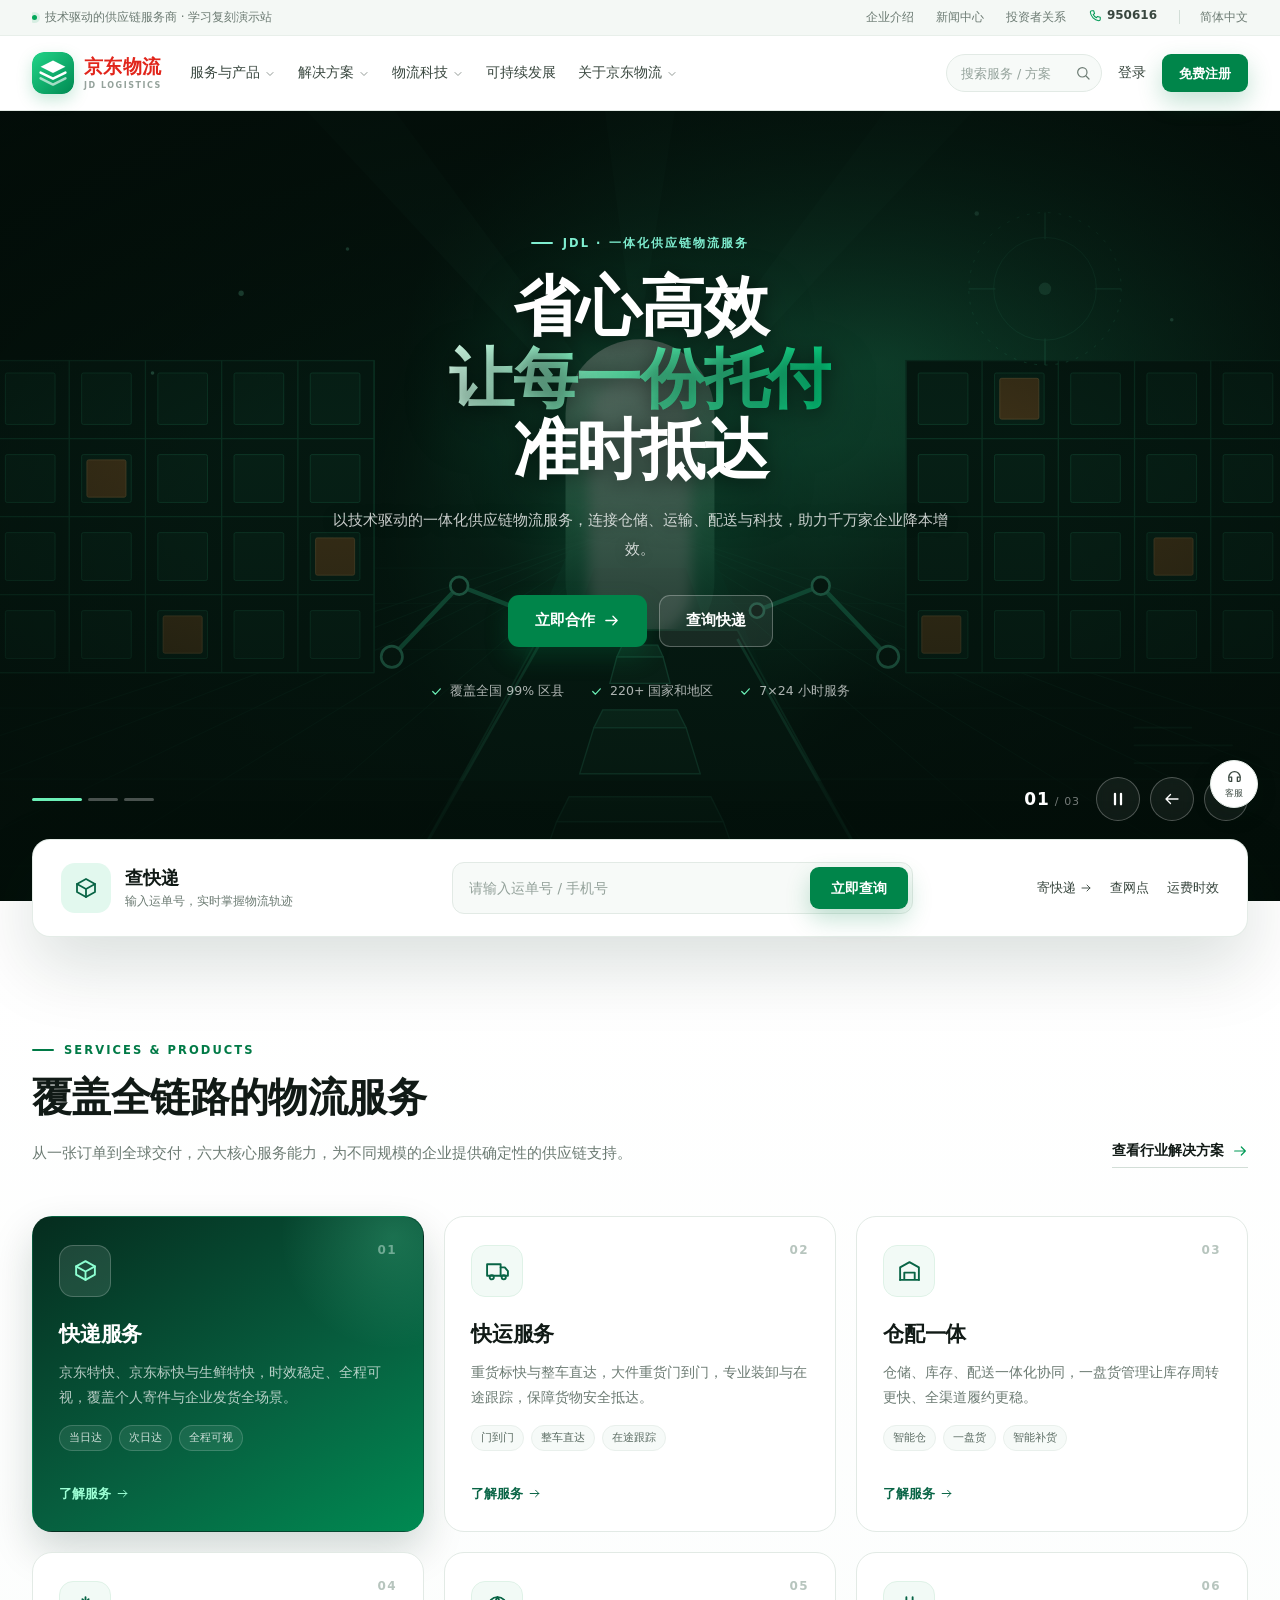
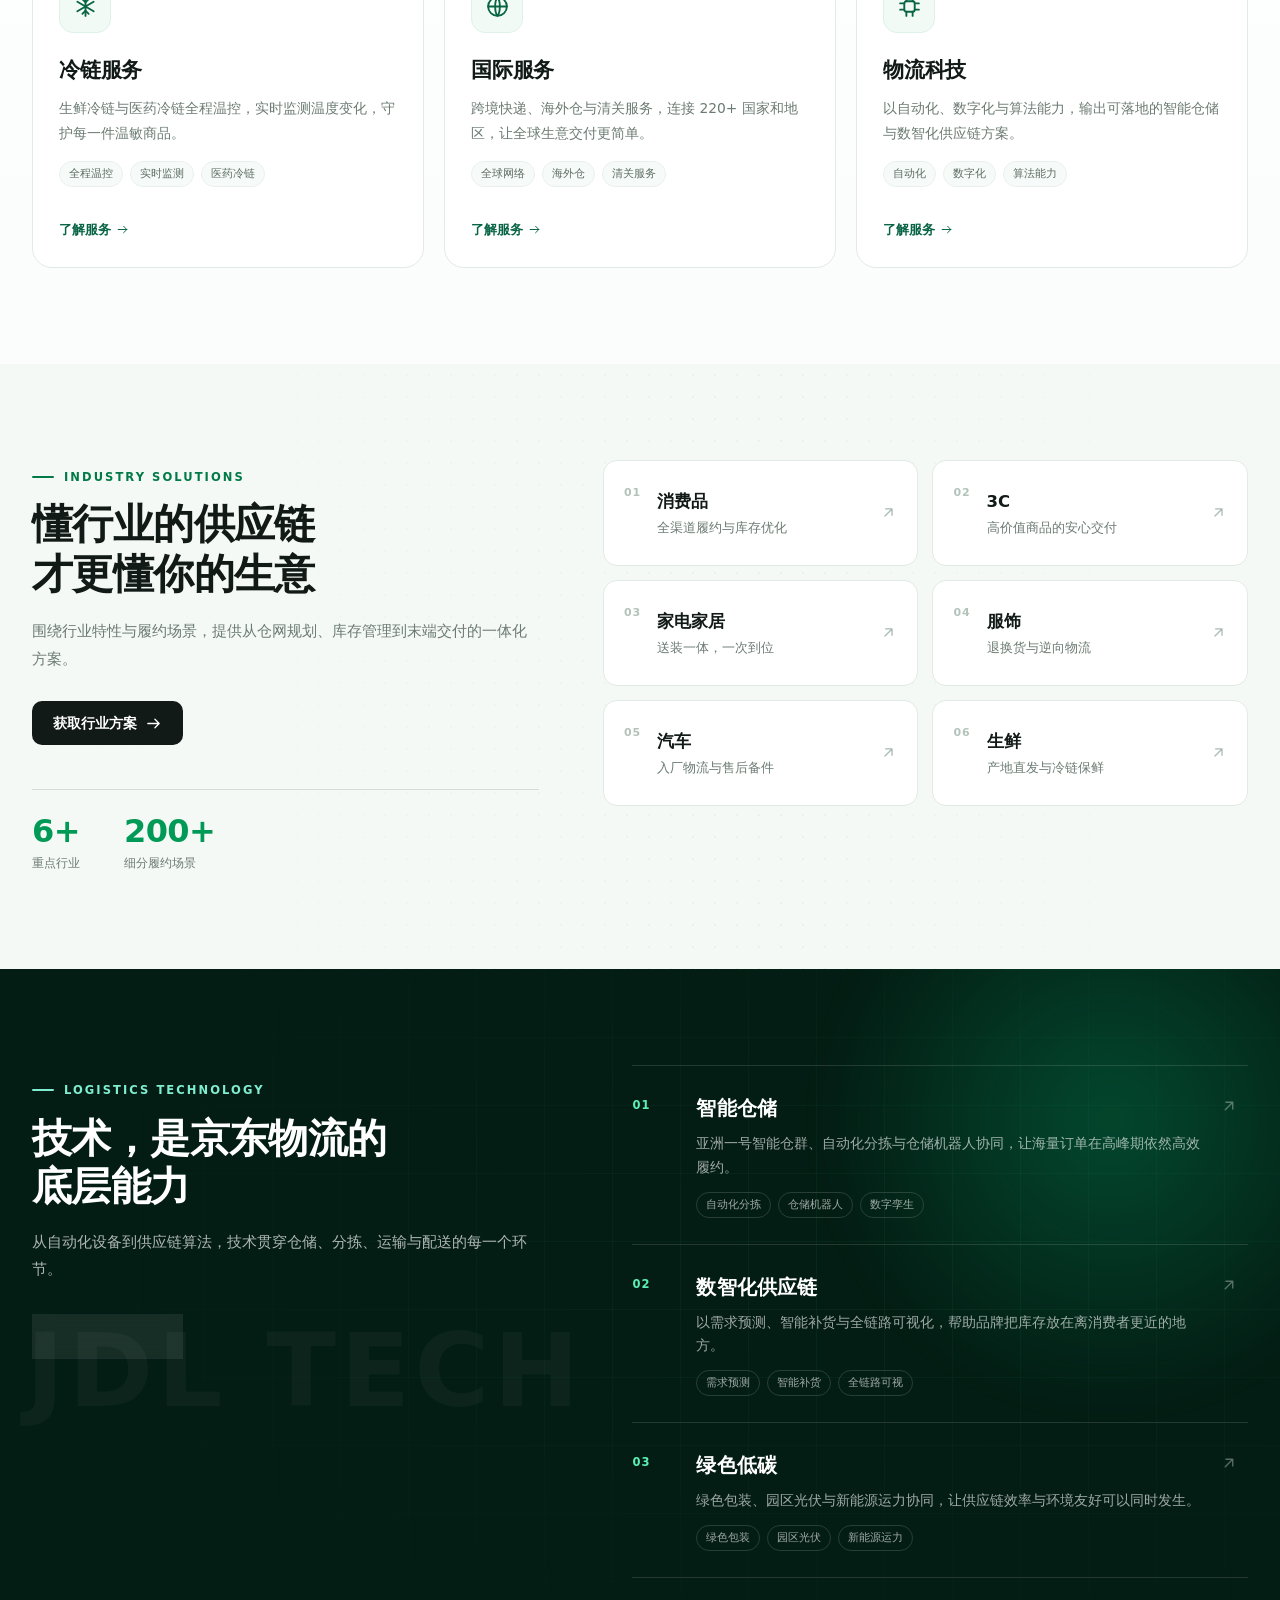
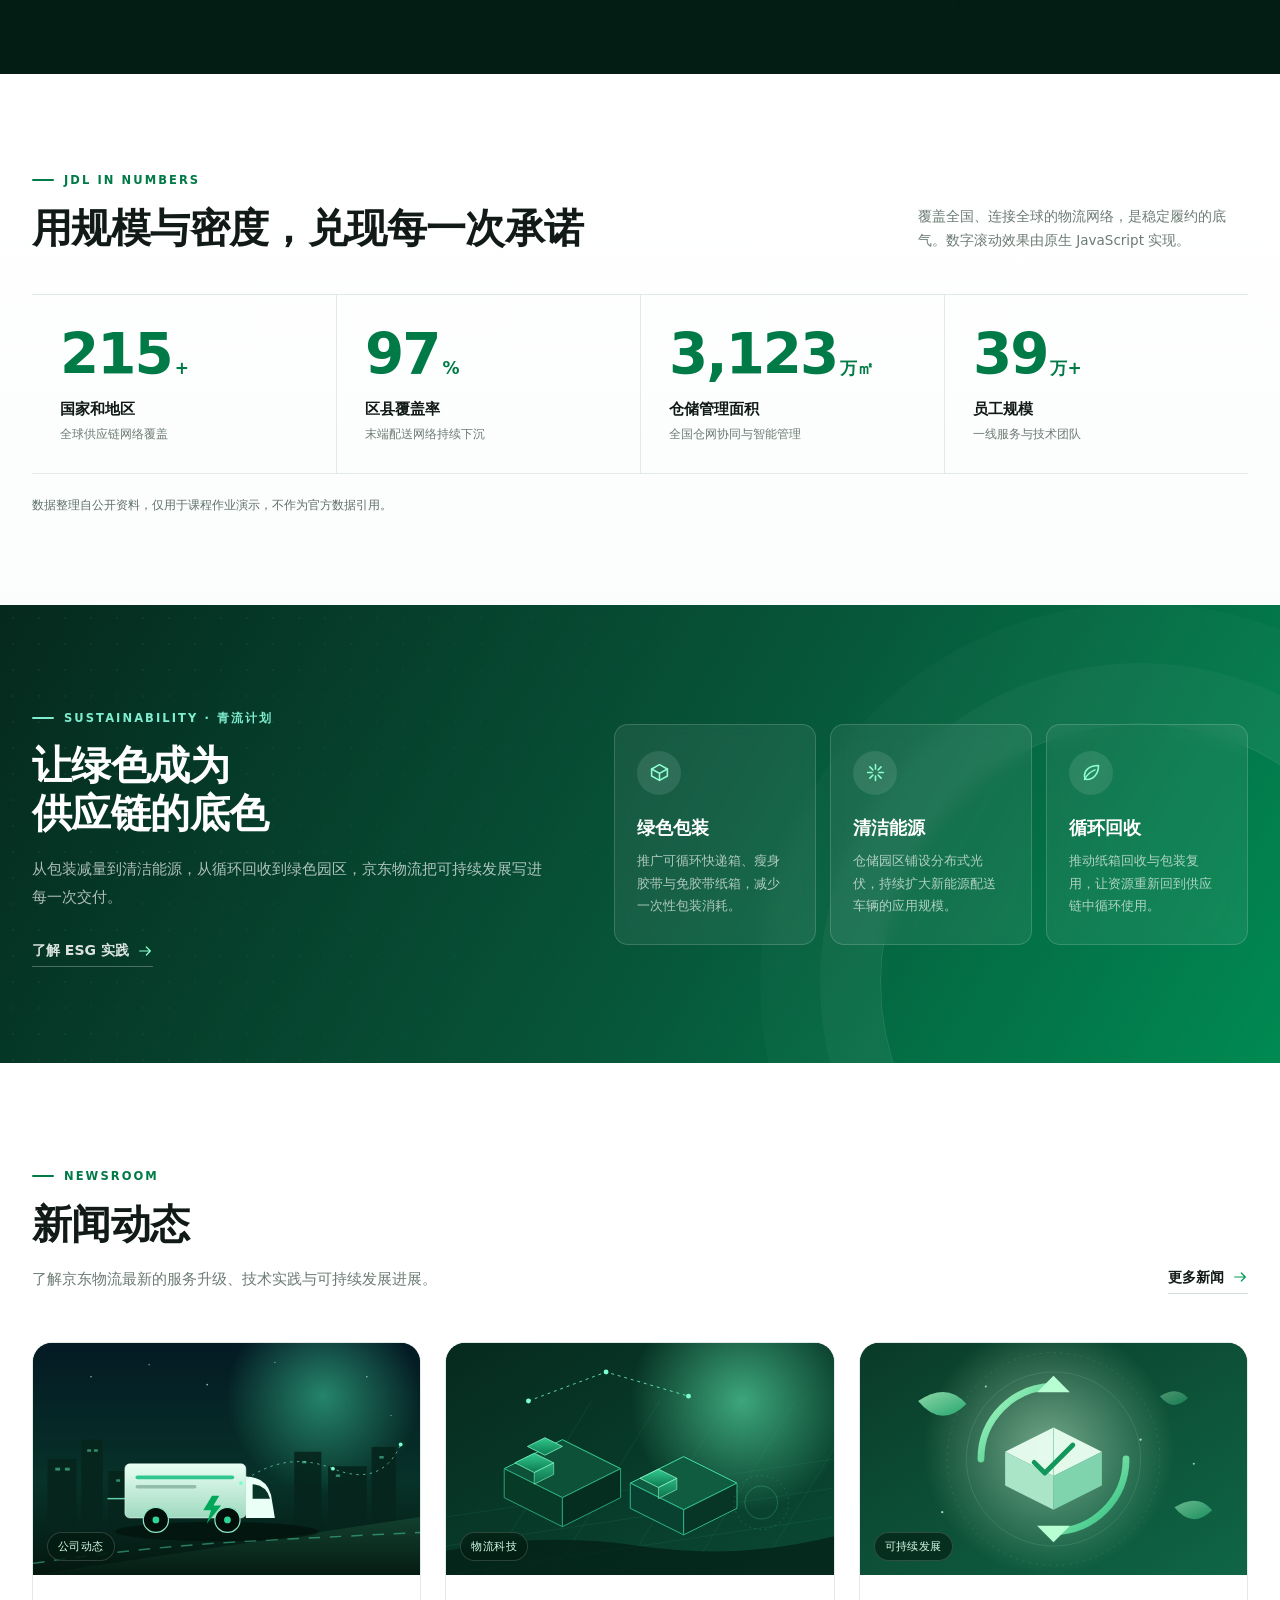
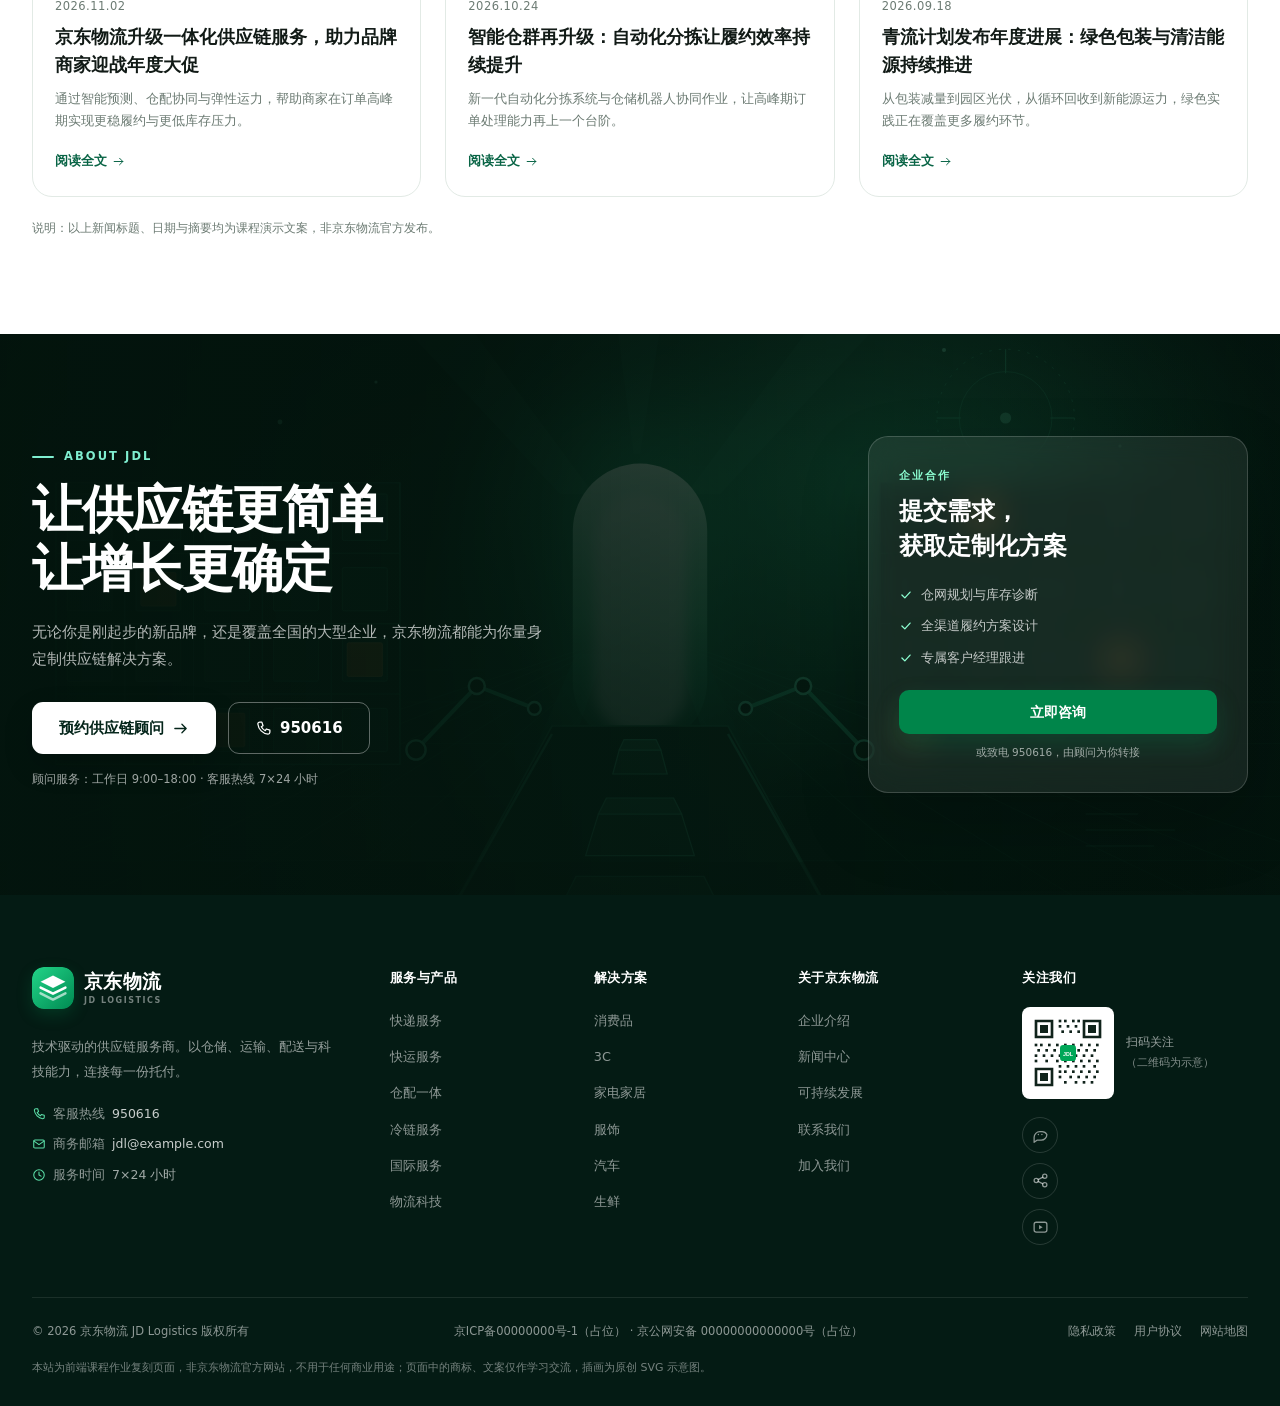
<file: index.html>
<!DOCTYPE html>
<html lang="zh-CN">
<head>
  <meta charset="UTF-8">
  <meta name="viewport" content="width=device-width, initial-scale=1.0">
  <title>京东物流 - 省心高效 | 技术驱动的供应链服务商（学习复刻）</title>
  <meta name="description" content="京东物流官网首页静态复刻（学习用途，非官方）：一体化供应链、快递快运、仓配一体、冷链、国际服务与物流科技。纯 HTML/CSS/JavaScript 实现，响应式布局。">
  <meta name="theme-color" content="#00a758">
  <meta property="og:title" content="京东物流 - 省心高效（学习复刻）">
  <meta property="og:description" content="技术驱动的一体化供应链物流服务，助力千万家企业降本增效。本页为课程作业演示，非官方站点。">
  <meta property="og:type" content="website">
  <link rel="icon" href="assets/img/favicon.svg" type="image/svg+xml">
  <link rel="stylesheet" href="style.css">
  <script>
    document.documentElement.classList.add('js');
    /* 若脚本执行异常，移除 js 标记，保证正文内容仍然可见 */
    window.addEventListener('error', function () {
      document.documentElement.classList.remove('js');
    });
  </script>
  <noscript><style>.reveal{opacity:1!important;transform:none!important}</style></noscript>
</head>
<body>
  <a class="skip-link" href="#main">跳到主要内容</a>

  <!-- 内联 SVG 图标库：避免外部 CDN 依赖，保证离线双击可用 -->
  <svg class="svg-sprite" xmlns="http://www.w3.org/2000/svg" aria-hidden="true" focusable="false">
    <defs>
      <linearGradient id="brandGrad" x1="0" y1="0" x2="1" y2="1">
        <stop offset="0" stop-color="#22d488"/>
        <stop offset="1" stop-color="#008a52"/>
      </linearGradient>
    </defs>
    <symbol id="brand-mark" viewBox="0 0 44 44">
      <rect width="44" height="44" rx="12" fill="url(#brandGrad)"/>
      <path d="M22 9 35 15.5 22 22 9 15.5Z" fill="#ffffff"/>
      <path d="m9 21.5 13 6.5 13-6.5" fill="none" stroke="#ffffff" stroke-width="2.6" stroke-linecap="round" stroke-linejoin="round"/>
      <path d="m9 27.6 13 6.5 13-6.5" fill="none" stroke="#ffffff" stroke-width="2.6" stroke-linecap="round" stroke-linejoin="round" opacity="0.62"/>
    </symbol>
    <symbol id="i-search" viewBox="0 0 24 24" fill="none" stroke="currentColor" stroke-width="1.8" stroke-linecap="round" stroke-linejoin="round">
      <circle cx="11" cy="11" r="7"/><path d="m16.5 16.5 4.5 4.5"/>
    </symbol>
    <symbol id="i-user" viewBox="0 0 24 24" fill="none" stroke="currentColor" stroke-width="1.8" stroke-linecap="round" stroke-linejoin="round">
      <circle cx="12" cy="8" r="4"/><path d="M4 21c0-4.1 3.6-7 8-7s8 2.9 8 7"/>
    </symbol>
    <symbol id="i-menu" viewBox="0 0 24 24" fill="none" stroke="currentColor" stroke-width="1.8" stroke-linecap="round">
      <path d="M4 7h16M4 12h16M4 17h16"/>
    </symbol>
    <symbol id="i-close" viewBox="0 0 24 24" fill="none" stroke="currentColor" stroke-width="1.8" stroke-linecap="round">
      <path d="M6 6l12 12M18 6 6 18"/>
    </symbol>
    <symbol id="i-chevron" viewBox="0 0 24 24" fill="none" stroke="currentColor" stroke-width="2" stroke-linecap="round" stroke-linejoin="round">
      <path d="m6 9 6 6 6-6"/>
    </symbol>
    <symbol id="i-arrow-right" viewBox="0 0 24 24" fill="none" stroke="currentColor" stroke-width="1.8" stroke-linecap="round" stroke-linejoin="round">
      <path d="M4 12h16m-6-6 6 6-6 6"/>
    </symbol>
    <symbol id="i-arrow-left" viewBox="0 0 24 24" fill="none" stroke="currentColor" stroke-width="1.8" stroke-linecap="round" stroke-linejoin="round">
      <path d="M20 12H4m6-6-6 6 6 6"/>
    </symbol>
    <symbol id="i-arrow-up" viewBox="0 0 24 24" fill="none" stroke="currentColor" stroke-width="1.8" stroke-linecap="round" stroke-linejoin="round">
      <path d="M12 20V4m-6 6 6-6 6 6"/>
    </symbol>
    <symbol id="i-arrow-up-right" viewBox="0 0 24 24" fill="none" stroke="currentColor" stroke-width="1.8" stroke-linecap="round" stroke-linejoin="round">
      <path d="M7 17 17 7M8 7h9v9"/>
    </symbol>
    <symbol id="i-phone" viewBox="0 0 24 24" fill="none" stroke="currentColor" stroke-width="1.8" stroke-linecap="round" stroke-linejoin="round">
      <path d="M6.6 3h3.1l1.6 5-2.4 1.5a12.5 12.5 0 0 0 5.6 5.6L16 12.7l5 1.6v3.1A2.6 2.6 0 0 1 18.4 20 16.4 16.4 0 0 1 4 5.6 2.6 2.6 0 0 1 6.6 3Z"/>
    </symbol>
    <symbol id="i-mail" viewBox="0 0 24 24" fill="none" stroke="currentColor" stroke-width="1.8" stroke-linecap="round" stroke-linejoin="round">
      <rect x="3" y="5" width="18" height="14" rx="2"/><path d="m3.5 7 8.5 6 8.5-6"/>
    </symbol>
    <symbol id="i-pin" viewBox="0 0 24 24" fill="none" stroke="currentColor" stroke-width="1.8" stroke-linecap="round" stroke-linejoin="round">
      <path d="M12 21s-7-6.1-7-11a7 7 0 0 1 14 0c0 4.9-7 11-7 11Z"/><circle cx="12" cy="10" r="2.5"/>
    </symbol>
    <symbol id="i-clock" viewBox="0 0 24 24" fill="none" stroke="currentColor" stroke-width="1.8" stroke-linecap="round" stroke-linejoin="round">
      <circle cx="12" cy="12" r="9"/><path d="M12 7v5l3.5 2"/>
    </symbol>
    <symbol id="i-box" viewBox="0 0 24 24" fill="none" stroke="currentColor" stroke-width="1.8" stroke-linecap="round" stroke-linejoin="round">
      <path d="m21 8-9-5-9 5v8l9 5 9-5V8Z"/><path d="m3 8 9 5 9-5M12 13v8"/>
    </symbol>
    <symbol id="i-truck" viewBox="0 0 24 24" fill="none" stroke="currentColor" stroke-width="1.8" stroke-linecap="round" stroke-linejoin="round">
      <path d="M2 6h13v11H2z"/><path d="M15 9h4l3 3.5V17h-7"/><circle cx="6.5" cy="18.5" r="2"/><circle cx="18" cy="18.5" r="2"/>
    </symbol>
    <symbol id="i-warehouse" viewBox="0 0 24 24" fill="none" stroke="currentColor" stroke-width="1.8" stroke-linecap="round" stroke-linejoin="round">
      <path d="M3 21V9l9-5 9 5v12"/><path d="M7 21v-7h10v7M3 21h18"/>
    </symbol>
    <symbol id="i-snow" viewBox="0 0 24 24" fill="none" stroke="currentColor" stroke-width="1.8" stroke-linecap="round" stroke-linejoin="round">
      <path d="M12 3v18M4.2 7.5l15.6 9M19.8 7.5l-15.6 9"/><path d="m9 5 3 3 3-3M9 19l3-3 3 3"/>
    </symbol>
    <symbol id="i-globe" viewBox="0 0 24 24" fill="none" stroke="currentColor" stroke-width="1.8" stroke-linecap="round" stroke-linejoin="round">
      <circle cx="12" cy="12" r="9"/><path d="M3 12h18M12 3c3 3.5 3 14.5 0 18M12 3c-3 3.5-3 14.5 0 18"/>
    </symbol>
    <symbol id="i-chip" viewBox="0 0 24 24" fill="none" stroke="currentColor" stroke-width="1.8" stroke-linecap="round" stroke-linejoin="round">
      <rect x="7" y="7" width="10" height="10" rx="2"/><path d="M9 3v4M15 3v4M9 17v4M15 17v4M3 9h4M3 15h4M17 9h4M17 15h4"/>
    </symbol>
    <symbol id="i-check" viewBox="0 0 24 24" fill="none" stroke="currentColor" stroke-width="2.2" stroke-linecap="round" stroke-linejoin="round">
      <path d="m5 12 5 5 9-10"/>
    </symbol>
    <symbol id="i-play" viewBox="0 0 24 24">
      <path d="M8 5l11 7-11 7V5Z" fill="currentColor"/>
    </symbol>
    <symbol id="i-pause" viewBox="0 0 24 24">
      <path d="M8 5v14M16 5v14" fill="none" stroke="currentColor" stroke-width="3" stroke-linecap="round"/>
    </symbol>
    <symbol id="i-leaf" viewBox="0 0 24 24" fill="none" stroke="currentColor" stroke-width="1.8" stroke-linecap="round" stroke-linejoin="round">
      <path d="M20 4C10 4 4 9 4 16c0 2 1 4 3 4 7 0 13-6 13-16Z"/><path d="M4 20c3-6 7-9 12-11"/>
    </symbol>
    <symbol id="i-spark" viewBox="0 0 24 24" fill="none" stroke="currentColor" stroke-width="1.8" stroke-linecap="round" stroke-linejoin="round">
      <path d="M12 3v5M12 16v5M3 12h5M16 12h5M5.6 5.6l3.5 3.5M14.9 14.9l3.5 3.5M18.4 5.6l-3.5 3.5M9.1 14.9l-3.5 3.5"/>
    </symbol>
    <symbol id="i-shield" viewBox="0 0 24 24" fill="none" stroke="currentColor" stroke-width="1.8" stroke-linecap="round" stroke-linejoin="round">
      <path d="M12 3 5 6v5c0 4.5 3 8.5 7 10 4-1.5 7-5.5 7-10V6l-7-3Z"/><path d="m9 12 2 2 4-4"/>
    </symbol>
    <symbol id="i-chart" viewBox="0 0 24 24" fill="none" stroke="currentColor" stroke-width="1.8" stroke-linecap="round" stroke-linejoin="round">
      <path d="M4 20V10M10 20V4M16 20v-7M2 20h20"/>
    </symbol>
    <symbol id="i-headset" viewBox="0 0 24 24" fill="none" stroke="currentColor" stroke-width="1.8" stroke-linecap="round" stroke-linejoin="round">
      <path d="M4 13a8 8 0 0 1 16 0"/><path d="M4 13v4a2 2 0 0 0 2 2h2v-6H6M20 13v4a2 2 0 0 1-2 2h-2v-6h2"/>
    </symbol>
    <symbol id="i-chat" viewBox="0 0 24 24" fill="none" stroke="currentColor" stroke-width="1.8" stroke-linecap="round" stroke-linejoin="round">
      <path d="M21 12a8 8 0 0 1-8 8H7l-4 3v-7a8 8 0 0 1 8-8h2a8 8 0 0 1 8 4Z"/><circle cx="9" cy="12" r="1" fill="currentColor" stroke="none"/><circle cx="14" cy="12" r="1" fill="currentColor" stroke="none"/>
    </symbol>
    <symbol id="i-share" viewBox="0 0 24 24" fill="none" stroke="currentColor" stroke-width="1.8" stroke-linecap="round" stroke-linejoin="round">
      <circle cx="6" cy="12" r="3"/><circle cx="18" cy="6" r="3"/><circle cx="18" cy="18" r="3"/><path d="m8.7 10.7 6.6-3.4M8.7 13.3l6.6 3.4"/>
    </symbol>
    <symbol id="i-video" viewBox="0 0 24 24" fill="none" stroke="currentColor" stroke-width="1.8" stroke-linecap="round" stroke-linejoin="round">
      <rect x="3" y="6" width="18" height="14" rx="3"/><path d="m10 10 5 3-5 3v-6Z" fill="currentColor" stroke="none"/>
    </symbol>
    <symbol id="i-download" viewBox="0 0 24 24" fill="none" stroke="currentColor" stroke-width="1.8" stroke-linecap="round" stroke-linejoin="round">
      <path d="M12 3v12m-5-5 5 5 5-5M4 21h16"/>
    </symbol>
  </svg>

  <!-- 顶部信息条 -->
  <div class="topbar">
    <div class="container topbar__inner">
      <p class="topbar__note"><span class="topbar__dot" aria-hidden="true"></span>技术驱动的供应链服务商 · 学习复刻演示站</p>
      <ul class="topbar__links">
        <li><a href="#about">企业介绍</a></li>
        <li><a href="#news">新闻中心</a></li>
        <li><a href="#footer" data-demo="投资者关系">投资者关系</a></li>
        <li><a class="topbar__tel" href="tel:950616"><svg class="icon icon--xs" aria-hidden="true"><use href="#i-phone"/></svg>950616</a></li>
        <li><span class="topbar__lang">简体中文</span></li>
      </ul>
    </div>
  </div>

  <!-- 吸顶导航 -->
  <header class="site-header" id="siteHeader">
    <div class="container header__inner">
      <a class="brand" href="#home" aria-label="京东物流 JD Logistics 首页">
        <svg class="brand__mark" aria-hidden="true"><use href="#brand-mark"/></svg>
        <span class="brand__text"><strong>京东物流</strong><span>JD LOGISTICS</span></span>
      </a>

      <nav class="main-nav" aria-label="主导航">
        <ul class="nav-list">
          <li class="nav-item has-mega">
            <a class="nav-link" href="#services" aria-expanded="false">
              服务与产品<svg class="icon icon--xs nav-chevron" aria-hidden="true"><use href="#i-chevron"/></svg>
            </a>
            <div class="mega" role="group" aria-label="服务与产品菜单">
              <div class="container mega__inner">
                <div class="mega__cols">
                  <div class="mega__col">
                    <p class="mega__title">企业服务</p>
                    <a class="mega__link" href="#service-express"><span>快递服务</span><small>当日达 / 次日达</small></a>
                    <a class="mega__link" href="#service-freight"><span>快运服务</span><small>重货门到门</small></a>
                    <a class="mega__link" href="#service-supply"><span>仓配一体</span><small>一盘货管理</small></a>
                    <a class="mega__link" href="#service-cold"><span>冷链服务</span><small>全程温控</small></a>
                    <a class="mega__link" href="#service-global"><span>国际服务</span><small>跨境全链路</small></a>
                  </div>
                  <div class="mega__col">
                    <p class="mega__title">个人服务</p>
                    <a class="mega__link" href="#service-express"><span>寄快递</span><small>上门取件</small></a>
                    <a class="mega__link" href="#service-freight"><span>发重货</span><small>大件无忧</small></a>
                    <a class="mega__link" href="#service-global"><span>寄国际</span><small>全球可达</small></a>
                    <a class="mega__link" href="#services"><span>找服务</span><small>安装 / 维修</small></a>
                  </div>
                  <div class="mega__col">
                    <p class="mega__title">物流科技</p>
                    <a class="mega__link" href="#tech"><span>智能仓储</span><small>自动化仓群</small></a>
                    <a class="mega__link" href="#tech"><span>数智化供应链</span><small>算法与预测</small></a>
                    <a class="mega__link" href="#tech"><span>智能物流园区</span><small>园区一体化</small></a>
                    <a class="mega__link" href="#tech"><span>教育产业学院</span><small>产教融合</small></a>
                  </div>
                </div>
                <a class="mega__promo" href="#about">
                  <span class="mega__promo-tag">1 对 1 服务</span>
                  <strong>不确定选哪种服务？<br>让供应链顾问帮你规划</strong>
                  <span class="mega__promo-link">预约咨询<svg class="icon icon--xs" aria-hidden="true"><use href="#i-arrow-right"/></svg></span>
                  <span class="mega__promo-orb" aria-hidden="true"></span>
                </a>
              </div>
            </div>
          </li>

          <li class="nav-item has-mega">
            <a class="nav-link" href="#solutions" aria-expanded="false">
              解决方案<svg class="icon icon--xs nav-chevron" aria-hidden="true"><use href="#i-chevron"/></svg>
            </a>
            <div class="mega mega--compact" role="group" aria-label="解决方案菜单">
              <div class="container mega__inner">
                <div class="mega__cols mega__cols--two">
                  <div class="mega__col">
                    <p class="mega__title">行业解决方案</p>
                    <a class="mega__link" href="#solutions"><span>消费品</span><small>全渠道履约</small></a>
                    <a class="mega__link" href="#solutions"><span>3C</span><small>高价值交付</small></a>
                    <a class="mega__link" href="#solutions"><span>家电家居</span><small>送装一体</small></a>
                  </div>
                  <div class="mega__col">
                    <p class="mega__title">更多行业</p>
                    <a class="mega__link" href="#solutions"><span>服饰</span><small>逆向物流</small></a>
                    <a class="mega__link" href="#solutions"><span>汽车</span><small>入厂与备件</small></a>
                    <a class="mega__link" href="#solutions"><span>生鲜</span><small>产地直发</small></a>
                  </div>
                </div>
                <a class="mega__promo" href="#about">
                  <span class="mega__promo-tag">行业洞察</span>
                  <strong>把行业难题<br>交给懂行的人</strong>
                  <span class="mega__promo-link">获取方案<svg class="icon icon--xs" aria-hidden="true"><use href="#i-arrow-right"/></svg></span>
                  <span class="mega__promo-orb" aria-hidden="true"></span>
                </a>
              </div>
            </div>
          </li>

          <li class="nav-item has-mega">
            <a class="nav-link" href="#tech" aria-expanded="false">
              物流科技<svg class="icon icon--xs nav-chevron" aria-hidden="true"><use href="#i-chevron"/></svg>
            </a>
            <div class="mega mega--small" role="group" aria-label="物流科技菜单">
              <div class="container mega__inner">
                <div class="mega__cols mega__cols--one">
                  <div class="mega__col">
                    <a class="mega__link" href="#tech"><span>智能仓储</span><small>自动化分拣与机器人协同</small></a>
                    <a class="mega__link" href="#tech"><span>数智化供应链</span><small>预测、补货与全链路可视</small></a>
                    <a class="mega__link" href="#tech"><span>智能物流园区</span><small>园区规划与一体化运营</small></a>
                  </div>
                </div>
                <a class="mega__promo" href="#about">
                  <span class="mega__promo-tag">科技输出</span>
                  <strong>把验证过的能力<br>变成你的能力</strong>
                  <span class="mega__promo-link">了解科技产品<svg class="icon icon--xs" aria-hidden="true"><use href="#i-arrow-right"/></svg></span>
                  <span class="mega__promo-orb" aria-hidden="true"></span>
                </a>
              </div>
            </div>
          </li>

          <li class="nav-item"><a class="nav-link" href="#esg">可持续发展</a></li>

          <li class="nav-item has-mega">
            <a class="nav-link" href="#about" aria-expanded="false">
              关于京东物流<svg class="icon icon--xs nav-chevron" aria-hidden="true"><use href="#i-chevron"/></svg>
            </a>
            <div class="mega mega--small" role="group" aria-label="关于京东物流菜单">
              <div class="container mega__inner">
                <div class="mega__cols mega__cols--one">
                  <div class="mega__col">
                    <a class="mega__link" href="#about"><span>企业介绍</span><small>成为全球值得信赖的供应链服务商</small></a>
                    <a class="mega__link" href="#news"><span>新闻中心</span><small>公司动态与行业洞察</small></a>
                    <a class="mega__link" href="#footer"><span>联系我们</span><small>客服热线 950616</small></a>
                  </div>
                </div>
                <a class="mega__promo" href="#footer">
                  <span class="mega__promo-tag">加入我们</span>
                  <strong>与 40 万+ 伙伴<br>一起把包裹送达</strong>
                  <span class="mega__promo-link">查看联系方式<svg class="icon icon--xs" aria-hidden="true"><use href="#i-arrow-right"/></svg></span>
                  <span class="mega__promo-orb" aria-hidden="true"></span>
                </a>
              </div>
            </div>
          </li>
        </ul>
      </nav>

      <div class="header__actions">
        <form class="search" role="search" id="headerSearch" aria-label="站内搜索">
          <label class="sr-only" for="searchInput">搜索服务或解决方案</label>
          <input class="search__input" id="searchInput" type="search" placeholder="搜索服务 / 方案" autocomplete="off">
          <button class="search__btn" type="submit" aria-label="搜索">
            <svg class="icon" aria-hidden="true"><use href="#i-search"/></svg>
          </button>
        </form>
        <button class="header__login" type="button" data-demo="登录">登录</button>
        <button class="btn btn--primary btn--sm header__register" type="button" data-demo="注册">免费注册</button>
        <button class="header__search-toggle" id="searchToggle" type="button" aria-label="打开搜索" aria-controls="mobileDrawer" aria-expanded="false">
          <svg class="icon" aria-hidden="true"><use href="#i-search"/></svg>
        </button>
        <button class="nav-toggle" id="navToggle" type="button" aria-label="打开菜单" aria-controls="mobileDrawer" aria-expanded="false">
          <span></span><span></span><span></span>
        </button>
      </div>
    </div>
  </header>

  <main id="main" tabindex="-1">
    <!-- 首屏轮播 -->
    <section class="hero" id="home" role="region" aria-roledescription="轮播" aria-label="京东物流核心服务介绍">
      <div class="hero__slides">
        <article class="hero-slide is-active" data-slide="0" data-title="智能仓储" aria-hidden="false">
          <img class="hero__bg" src="assets/img/hero-warehouse.svg" alt="智能仓储中心示意插画" width="1600" height="900" fetchpriority="high">
          <div class="hero__shade"></div>
          <div class="container hero__content">
            <p class="eyebrow eyebrow--light">JDL · 一体化供应链物流服务</p>
            <h1 class="hero__title">省心高效<br><em>让每一份托付</em><br>准时抵达</h1>
            <p class="hero__lead">以技术驱动的一体化供应链物流服务，连接仓储、运输、配送与科技，助力千万家企业降本增效。</p>
            <div class="hero__actions">
              <a class="btn btn--primary btn--lg" href="#about">立即合作<svg class="icon" aria-hidden="true"><use href="#i-arrow-right"/></svg></a>
              <a class="btn btn--glass btn--lg" href="#tracker" data-focus-tracker>查询快递</a>
            </div>
            <ul class="hero__badges">
              <li><svg class="icon icon--xs" aria-hidden="true"><use href="#i-check"/></svg>覆盖全国 99% 区县</li>
              <li><svg class="icon icon--xs" aria-hidden="true"><use href="#i-check"/></svg>220+ 国家和地区</li>
              <li><svg class="icon icon--xs" aria-hidden="true"><use href="#i-check"/></svg>7×24 小时服务</li>
            </ul>
          </div>
        </article>

        <article class="hero-slide" data-slide="1" data-title="一体化供应链" aria-hidden="true">
          <img class="hero__bg" src="assets/img/hero-global.svg" alt="全球供应链网络示意插画" width="1600" height="900" loading="lazy">
          <div class="hero__shade"></div>
          <div class="container hero__content">
            <p class="eyebrow eyebrow--light">INTEGRATED SUPPLY CHAIN</p>
            <h2 class="hero__title">一盘货管理<br><em>让库存转得更快</em></h2>
            <p class="hero__lead">从工厂到消费者，仓配一体、智能补货与全链路可视化，帮助品牌构建更敏捷、更确定的供应链。</p>
            <div class="hero__actions">
              <a class="btn btn--primary btn--lg" href="#service-supply">了解仓配一体<svg class="icon" aria-hidden="true"><use href="#i-arrow-right"/></svg></a>
              <a class="btn btn--glass btn--lg" href="#about">预约方案咨询</a>
            </div>
            <ul class="hero__badges">
              <li><svg class="icon icon--xs" aria-hidden="true"><use href="#i-check"/></svg>全国仓网协同</li>
              <li><svg class="icon icon--xs" aria-hidden="true"><use href="#i-check"/></svg>库存智能预测</li>
              <li><svg class="icon icon--xs" aria-hidden="true"><use href="#i-check"/></svg>全链路可视</li>
            </ul>
          </div>
        </article>

        <article class="hero-slide" data-slide="2" data-title="绿色物流" aria-hidden="true">
          <img class="hero__bg" src="assets/img/hero-green.svg" alt="绿色低碳物流示意插画" width="1600" height="900" loading="lazy">
          <div class="hero__shade"></div>
          <div class="container hero__content">
            <p class="eyebrow eyebrow--light">GREEN LOGISTICS · 青流计划</p>
            <h2 class="hero__title">有速度<br><em>更有温度</em></h2>
            <p class="hero__lead">青流计划持续推进绿色包装、清洁能源与循环回收，让每一次交付都对环境更友好，让增长更可持续。</p>
            <div class="hero__actions">
              <a class="btn btn--primary btn--lg" href="#esg">了解可持续发展<svg class="icon" aria-hidden="true"><use href="#i-arrow-right"/></svg></a>
              <a class="btn btn--glass btn--lg" href="#news">查看 ESG 实践</a>
            </div>
            <ul class="hero__badges">
              <li><svg class="icon icon--xs" aria-hidden="true"><use href="#i-check"/></svg>绿色包装</li>
              <li><svg class="icon icon--xs" aria-hidden="true"><use href="#i-check"/></svg>清洁能源</li>
              <li><svg class="icon icon--xs" aria-hidden="true"><use href="#i-check"/></svg>循环回收</li>
            </ul>
          </div>
        </article>
      </div>

      <div class="container hero__footer">
        <div class="hero__dots" role="group" aria-label="轮播图切换">
          <button class="hero__dot is-active" type="button" data-go="0" aria-label="切换到第 1 张：智能仓储" aria-current="true"><span></span></button>
          <button class="hero__dot" type="button" data-go="1" aria-label="切换到第 2 张：一体化供应链" aria-current="false"><span></span></button>
          <button class="hero__dot" type="button" data-go="2" aria-label="切换到第 3 张：绿色物流" aria-current="false"><span></span></button>
        </div>
        <div class="hero__nav">
          <span class="hero__count"><strong id="heroCurrent">01</strong><span aria-hidden="true">/</span>03</span>
          <button class="hero__arrow hero__pause" id="heroPause" type="button" aria-label="暂停轮播" aria-pressed="false">
            <svg class="icon" aria-hidden="true"><use id="heroPauseIcon" href="#i-pause"/></svg>
          </button>
          <button class="hero__arrow" id="heroPrev" type="button" aria-label="上一张">
            <svg class="icon" aria-hidden="true"><use href="#i-arrow-left"/></svg>
          </button>
          <button class="hero__arrow" id="heroNext" type="button" aria-label="下一张">
            <svg class="icon" aria-hidden="true"><use href="#i-arrow-right"/></svg>
          </button>
        </div>
      </div>
      <p class="sr-only" id="heroStatus" aria-live="polite" aria-atomic="true">第 1 张，共 3 张：智能仓储</p>
    </section>

    <!-- 快递查询 -->
    <section class="tracker" id="tracker" aria-label="快递查询">
      <div class="container">
        <div class="tracker__card">
          <div class="tracker__intro">
            <span class="tracker__icon" aria-hidden="true"><svg class="icon"><use href="#i-box"/></svg></span>
            <div>
              <h2>查快递</h2>
              <p>输入运单号，实时掌握物流轨迹</p>
            </div>
          </div>
          <form class="tracker__form" id="trackForm" novalidate>
            <label class="sr-only" for="trackInput">运单号</label>
            <input id="trackInput" name="tracking" type="text" inputmode="numeric" placeholder="请输入运单号 / 手机号" autocomplete="off">
            <button class="btn btn--primary" type="submit">立即查询</button>
          </form>
          <div class="tracker__links">
            <a href="#service-express">寄快递<svg class="icon icon--xs" aria-hidden="true"><use href="#i-arrow-right"/></svg></a>
            <a href="#services" data-demo="网点查询">查网点</a>
            <a href="#footer" data-demo="运费时效">运费时效</a>
          </div>
        </div>
      </div>
    </section>

    <!-- 核心业务 -->
    <section class="section services" id="services">
      <div class="container">
        <div class="section-head">
          <div class="section-head__copy reveal">
            <p class="eyebrow">SERVICES &amp; PRODUCTS</p>
            <h2 class="section-title">覆盖全链路的物流服务</h2>
            <p class="section-desc">从一张订单到全球交付，六大核心服务能力，为不同规模的企业提供确定性的供应链支持。</p>
          </div>
          <a class="text-link reveal" href="#solutions" style="--delay:80ms">查看行业解决方案<svg class="icon" aria-hidden="true"><use href="#i-arrow-right"/></svg></a>
        </div>

        <div class="services__grid">
          <article class="service-card service-card--featured reveal" id="service-express">
            <span class="service-card__num" aria-hidden="true">01</span>
            <span class="service-card__icon" aria-hidden="true"><svg class="icon"><use href="#i-box"/></svg></span>
            <h3>快递服务</h3>
            <p>京东特快、京东标快与生鲜特快，时效稳定、全程可视，覆盖个人寄件与企业发货全场景。</p>
            <ul class="service-card__tags"><li>当日达</li><li>次日达</li><li>全程可视</li></ul>
            <a class="service-card__link" href="#tracker">了解服务<svg class="icon icon--xs" aria-hidden="true"><use href="#i-arrow-right"/></svg></a>
          </article>

          <article class="service-card reveal" id="service-freight" style="--delay:60ms">
            <span class="service-card__num" aria-hidden="true">02</span>
            <span class="service-card__icon" aria-hidden="true"><svg class="icon"><use href="#i-truck"/></svg></span>
            <h3>快运服务</h3>
            <p>重货标快与整车直达，大件重货门到门，专业装卸与在途跟踪，保障货物安全抵达。</p>
            <ul class="service-card__tags"><li>门到门</li><li>整车直达</li><li>在途跟踪</li></ul>
            <a class="service-card__link" href="#about">了解服务<svg class="icon icon--xs" aria-hidden="true"><use href="#i-arrow-right"/></svg></a>
          </article>

          <article class="service-card reveal" id="service-supply" style="--delay:120ms">
            <span class="service-card__num" aria-hidden="true">03</span>
            <span class="service-card__icon" aria-hidden="true"><svg class="icon"><use href="#i-warehouse"/></svg></span>
            <h3>仓配一体</h3>
            <p>仓储、库存、配送一体化协同，一盘货管理让库存周转更快、全渠道履约更稳。</p>
            <ul class="service-card__tags"><li>智能仓</li><li>一盘货</li><li>智能补货</li></ul>
            <a class="service-card__link" href="#about">了解服务<svg class="icon icon--xs" aria-hidden="true"><use href="#i-arrow-right"/></svg></a>
          </article>

          <article class="service-card reveal" id="service-cold" style="--delay:180ms">
            <span class="service-card__num" aria-hidden="true">04</span>
            <span class="service-card__icon" aria-hidden="true"><svg class="icon"><use href="#i-snow"/></svg></span>
            <h3>冷链服务</h3>
            <p>生鲜冷链与医药冷链全程温控，实时监测温度变化，守护每一件温敏商品。</p>
            <ul class="service-card__tags"><li>全程温控</li><li>实时监测</li><li>医药冷链</li></ul>
            <a class="service-card__link" href="#about">了解服务<svg class="icon icon--xs" aria-hidden="true"><use href="#i-arrow-right"/></svg></a>
          </article>

          <article class="service-card reveal" id="service-global" style="--delay:240ms">
            <span class="service-card__num" aria-hidden="true">05</span>
            <span class="service-card__icon" aria-hidden="true"><svg class="icon"><use href="#i-globe"/></svg></span>
            <h3>国际服务</h3>
            <p>跨境快递、海外仓与清关服务，连接 220+ 国家和地区，让全球生意交付更简单。</p>
            <ul class="service-card__tags"><li>全球网络</li><li>海外仓</li><li>清关服务</li></ul>
            <a class="service-card__link" href="#about">了解服务<svg class="icon icon--xs" aria-hidden="true"><use href="#i-arrow-right"/></svg></a>
          </article>

          <article class="service-card reveal" id="service-tech" style="--delay:300ms">
            <span class="service-card__num" aria-hidden="true">06</span>
            <span class="service-card__icon" aria-hidden="true"><svg class="icon"><use href="#i-chip"/></svg></span>
            <h3>物流科技</h3>
            <p>以自动化、数字化与算法能力，输出可落地的智能仓储与数智化供应链方案。</p>
            <ul class="service-card__tags"><li>自动化</li><li>数字化</li><li>算法能力</li></ul>
            <a class="service-card__link" href="#tech">了解服务<svg class="icon icon--xs" aria-hidden="true"><use href="#i-arrow-right"/></svg></a>
          </article>
        </div>
      </div>
    </section>

    <!-- 行业解决方案 -->
    <section class="section solutions" id="solutions">
      <div class="container solutions__inner">
        <div class="solutions__intro reveal">
          <p class="eyebrow">INDUSTRY SOLUTIONS</p>
          <h2 class="section-title">懂行业的供应链<br>才更懂你的生意</h2>
          <p class="section-desc">围绕行业特性与履约场景，提供从仓网规划、库存管理到末端交付的一体化方案。</p>
          <a class="btn btn--dark" href="#about">获取行业方案<svg class="icon" aria-hidden="true"><use href="#i-arrow-right"/></svg></a>
          <dl class="solutions__mini">
            <div><dt>6+</dt><dd>重点行业</dd></div>
            <div><dt>200+</dt><dd>细分履约场景</dd></div>
          </dl>
        </div>

        <div class="solutions__grid">
          <a class="solution-card reveal" href="#about">
            <span class="solution-card__num" aria-hidden="true">01</span>
            <span class="solution-card__body"><strong>消费品</strong><span>全渠道履约与库存优化</span></span>
            <svg class="icon solution-card__arrow" aria-hidden="true"><use href="#i-arrow-up-right"/></svg>
          </a>
          <a class="solution-card reveal" href="#about" style="--delay:60ms">
            <span class="solution-card__num" aria-hidden="true">02</span>
            <span class="solution-card__body"><strong>3C</strong><span>高价值商品的安心交付</span></span>
            <svg class="icon solution-card__arrow" aria-hidden="true"><use href="#i-arrow-up-right"/></svg>
          </a>
          <a class="solution-card reveal" href="#about" style="--delay:120ms">
            <span class="solution-card__num" aria-hidden="true">03</span>
            <span class="solution-card__body"><strong>家电家居</strong><span>送装一体，一次到位</span></span>
            <svg class="icon solution-card__arrow" aria-hidden="true"><use href="#i-arrow-up-right"/></svg>
          </a>
          <a class="solution-card reveal" href="#about" style="--delay:180ms">
            <span class="solution-card__num" aria-hidden="true">04</span>
            <span class="solution-card__body"><strong>服饰</strong><span>退换货与逆向物流</span></span>
            <svg class="icon solution-card__arrow" aria-hidden="true"><use href="#i-arrow-up-right"/></svg>
          </a>
          <a class="solution-card reveal" href="#about" style="--delay:240ms">
            <span class="solution-card__num" aria-hidden="true">05</span>
            <span class="solution-card__body"><strong>汽车</strong><span>入厂物流与售后备件</span></span>
            <svg class="icon solution-card__arrow" aria-hidden="true"><use href="#i-arrow-up-right"/></svg>
          </a>
          <a class="solution-card reveal" href="#about" style="--delay:300ms">
            <span class="solution-card__num" aria-hidden="true">06</span>
            <span class="solution-card__body"><strong>生鲜</strong><span>产地直发与冷链保鲜</span></span>
            <svg class="icon solution-card__arrow" aria-hidden="true"><use href="#i-arrow-up-right"/></svg>
          </a>
        </div>
      </div>
    </section>

    <!-- 物流科技 -->
    <section class="section tech" id="tech">
      <div class="tech__glow" aria-hidden="true"></div>
      <div class="container tech__inner">
        <div class="tech__intro reveal">
          <p class="eyebrow eyebrow--light">LOGISTICS TECHNOLOGY</p>
          <h2 class="section-title section-title--light">技术，是京东物流的<br>底层能力</h2>
          <p class="section-desc section-desc--light">从自动化设备到供应链算法，技术贯穿仓储、分拣、运输与配送的每一个环节。</p>
          <a class="btn btn--glass" href="#about">探索物流科技<svg class="icon" aria-hidden="true"><use href="#i-arrow-right"/></svg></a>
          <p class="tech__watermark" aria-hidden="true">JDL TECH</p>
        </div>

        <div class="tech__list">
          <article class="tech-item reveal">
            <span class="tech-item__num" aria-hidden="true">01</span>
            <div class="tech-item__body">
              <h3>智能仓储</h3>
              <p>亚洲一号智能仓群、自动化分拣与仓储机器人协同，让海量订单在高峰期依然高效履约。</p>
              <ul><li>自动化分拣</li><li>仓储机器人</li><li>数字孪生</li></ul>
            </div>
            <svg class="icon tech-item__arrow" aria-hidden="true"><use href="#i-arrow-up-right"/></svg>
          </article>

          <article class="tech-item reveal" style="--delay:80ms">
            <span class="tech-item__num" aria-hidden="true">02</span>
            <div class="tech-item__body">
              <h3>数智化供应链</h3>
              <p>以需求预测、智能补货与全链路可视化，帮助品牌把库存放在离消费者更近的地方。</p>
              <ul><li>需求预测</li><li>智能补货</li><li>全链路可视</li></ul>
            </div>
            <svg class="icon tech-item__arrow" aria-hidden="true"><use href="#i-arrow-up-right"/></svg>
          </article>

          <article class="tech-item reveal" style="--delay:160ms">
            <span class="tech-item__num" aria-hidden="true">03</span>
            <div class="tech-item__body">
              <h3>绿色低碳</h3>
              <p>绿色包装、园区光伏与新能源运力协同，让供应链效率与环境友好可以同时发生。</p>
              <ul><li>绿色包装</li><li>园区光伏</li><li>新能源运力</li></ul>
            </div>
            <svg class="icon tech-item__arrow" aria-hidden="true"><use href="#i-arrow-up-right"/></svg>
          </article>
        </div>
      </div>
    </section>

    <!-- 数据展示 -->
    <section class="stats" aria-labelledby="statsTitle">
      <div class="container">
        <div class="stats__head">
          <div class="reveal">
            <p class="eyebrow">JDL IN NUMBERS</p>
            <h2 class="section-title" id="statsTitle">用规模与密度，兑现每一次承诺</h2>
          </div>
          <p class="stats__lead reveal" style="--delay:80ms">覆盖全国、连接全球的物流网络，是稳定履约的底气。数字滚动效果由原生 JavaScript 实现。</p>
        </div>

        <div class="stats__grid">
          <article class="stat reveal">
            <p class="stat__value"><span class="stat__num" data-target="220">220</span><span class="stat__suffix">+</span></p>
            <p class="stat__label">国家和地区</p>
            <p class="stat__desc">全球供应链网络覆盖</p>
          </article>
          <article class="stat reveal" style="--delay:80ms">
            <p class="stat__value"><span class="stat__num" data-target="99">99</span><span class="stat__suffix">%</span></p>
            <p class="stat__label">区县覆盖率</p>
            <p class="stat__desc">末端配送网络持续下沉</p>
          </article>
          <article class="stat reveal" style="--delay:160ms">
            <p class="stat__value"><span class="stat__num" data-target="3200">3,200</span><span class="stat__suffix">万㎡</span></p>
            <p class="stat__label">仓储管理面积</p>
            <p class="stat__desc">全国仓网协同与智能管理</p>
          </article>
          <article class="stat reveal" style="--delay:240ms">
            <p class="stat__value"><span class="stat__num" data-target="40">40</span><span class="stat__suffix">万+</span></p>
            <p class="stat__label">员工规模</p>
            <p class="stat__desc">一线服务与技术团队</p>
          </article>
        </div>
        <p class="stats__note">数据整理自公开资料，仅用于课程作业演示，不作为官方数据引用。</p>
      </div>
    </section>

    <!-- 可持续发展 -->
    <section class="section esg" id="esg">
      <div class="container esg__inner">
        <div class="esg__intro reveal">
          <p class="eyebrow eyebrow--light">SUSTAINABILITY · 青流计划</p>
          <h2 class="section-title section-title--light">让绿色成为<br>供应链的底色</h2>
          <p class="section-desc section-desc--light">从包装减量到清洁能源，从循环回收到绿色园区，京东物流把可持续发展写进每一次交付。</p>
          <a class="text-link text-link--light" href="#news">了解 ESG 实践<svg class="icon" aria-hidden="true"><use href="#i-arrow-right"/></svg></a>
        </div>
        <div class="esg__grid">
          <article class="esg-card reveal">
            <span class="esg-card__icon" aria-hidden="true"><svg class="icon"><use href="#i-box"/></svg></span>
            <h3>绿色包装</h3>
            <p>推广可循环快递箱、瘦身胶带与免胶带纸箱，减少一次性包装消耗。</p>
          </article>
          <article class="esg-card reveal" style="--delay:80ms">
            <span class="esg-card__icon" aria-hidden="true"><svg class="icon"><use href="#i-spark"/></svg></span>
            <h3>清洁能源</h3>
            <p>仓储园区铺设分布式光伏，持续扩大新能源配送车辆的应用规模。</p>
          </article>
          <article class="esg-card reveal" style="--delay:160ms">
            <span class="esg-card__icon" aria-hidden="true"><svg class="icon"><use href="#i-leaf"/></svg></span>
            <h3>循环回收</h3>
            <p>推动纸箱回收与包装复用，让资源重新回到供应链中循环使用。</p>
          </article>
        </div>
      </div>
    </section>

    <!-- 新闻动态 -->
    <section class="section news" id="news">
      <div class="container">
        <div class="section-head">
          <div class="section-head__copy reveal">
            <p class="eyebrow">NEWSROOM</p>
            <h2 class="section-title">新闻动态</h2>
            <p class="section-desc">了解京东物流最新的服务升级、技术实践与可持续发展进展。</p>
          </div>
          <a class="text-link reveal" href="#news" data-demo="新闻列表" style="--delay:80ms">更多新闻<svg class="icon" aria-hidden="true"><use href="#i-arrow-right"/></svg></a>
        </div>

        <div class="news__grid">
          <article class="news-card reveal">
            <a class="news-card__media" href="#news" data-demo="新闻详情" aria-label="阅读新闻：京东物流升级一体化供应链服务">
              <img src="assets/img/news-delivery.svg" alt="夜间配送示意插画" width="800" height="480" loading="lazy">
              <span class="news-card__tag">公司动态</span>
            </a>
            <div class="news-card__body">
              <p class="news-card__date"><time datetime="2026-11-02">2026.11.02</time></p>
              <h3><a href="#news" data-demo="新闻详情">京东物流升级一体化供应链服务，助力品牌商家迎战年度大促</a></h3>
              <p>通过智能预测、仓配协同与弹性运力，帮助商家在订单高峰期实现更稳履约与更低库存压力。</p>
              <a class="news-card__more" href="#news" data-demo="新闻详情">阅读全文<svg class="icon icon--xs" aria-hidden="true"><use href="#i-arrow-right"/></svg></a>
            </div>
          </article>

          <article class="news-card reveal" style="--delay:80ms">
            <a class="news-card__media" href="#news" data-demo="新闻详情" aria-label="阅读新闻：智能仓群再升级">
              <img src="assets/img/news-tech.svg" alt="智能仓储示意插画" width="800" height="480" loading="lazy">
              <span class="news-card__tag">物流科技</span>
            </a>
            <div class="news-card__body">
              <p class="news-card__date"><time datetime="2026-10-24">2026.10.24</time></p>
              <h3><a href="#news" data-demo="新闻详情">智能仓群再升级：自动化分拣让履约效率持续提升</a></h3>
              <p>新一代自动化分拣系统与仓储机器人协同作业，让高峰期订单处理能力再上一个台阶。</p>
              <a class="news-card__more" href="#news" data-demo="新闻详情">阅读全文<svg class="icon icon--xs" aria-hidden="true"><use href="#i-arrow-right"/></svg></a>
            </div>
          </article>

          <article class="news-card reveal" style="--delay:160ms">
            <a class="news-card__media" href="#news" data-demo="新闻详情" aria-label="阅读新闻：青流计划年度进展">
              <img src="assets/img/news-green.svg" alt="绿色循环包装示意插画" width="800" height="480" loading="lazy">
              <span class="news-card__tag">可持续发展</span>
            </a>
            <div class="news-card__body">
              <p class="news-card__date"><time datetime="2026-09-18">2026.09.18</time></p>
              <h3><a href="#news" data-demo="新闻详情">青流计划发布年度进展：绿色包装与清洁能源持续推进</a></h3>
              <p>从包装减量到园区光伏，从循环回收到新能源运力，绿色实践正在覆盖更多履约环节。</p>
              <a class="news-card__more" href="#news" data-demo="新闻详情">阅读全文<svg class="icon icon--xs" aria-hidden="true"><use href="#i-arrow-right"/></svg></a>
            </div>
          </article>
        </div>
        <p class="news__note">说明：以上新闻标题、日期与摘要均为课程演示文案，非京东物流官方发布。</p>
      </div>
    </section>

    <!-- 关于 / 合作 -->
    <section class="cta" id="about">
      <img class="cta__bg" src="assets/img/hero-warehouse.svg" alt="" aria-hidden="true" width="1600" height="900" loading="lazy">
      <div class="cta__shade"></div>
      <div class="container cta__inner">
        <div class="cta__copy reveal">
          <p class="eyebrow eyebrow--light">ABOUT JDL</p>
          <h2>让供应链更简单<br>让增长更确定</h2>
          <p>无论你是刚起步的新品牌，还是覆盖全国的大型企业，京东物流都能为你量身定制供应链解决方案。</p>
          <div class="cta__actions">
            <a class="btn btn--light btn--lg" href="tel:950616">预约供应链顾问<svg class="icon" aria-hidden="true"><use href="#i-arrow-right"/></svg></a>
            <a class="btn btn--outline-light btn--lg" href="tel:950616"><svg class="icon" aria-hidden="true"><use href="#i-phone"/></svg>950616</a>
          </div>
          <p class="cta__note">顾问服务：工作日 9:00–18:00 · 客服热线 7×24 小时</p>
        </div>

        <div class="cta__card reveal" style="--delay:120ms">
          <p class="cta__card-eyebrow">企业合作</p>
          <h3>提交需求，<br>获取定制化方案</h3>
          <ul>
            <li><svg class="icon icon--xs" aria-hidden="true"><use href="#i-check"/></svg>仓网规划与库存诊断</li>
            <li><svg class="icon icon--xs" aria-hidden="true"><use href="#i-check"/></svg>全渠道履约方案设计</li>
            <li><svg class="icon icon--xs" aria-hidden="true"><use href="#i-check"/></svg>专属客户经理跟进</li>
          </ul>
          <a class="btn btn--primary btn--block" href="tel:950616">立即咨询</a>
          <p class="cta__card-note">或致电 950616，由顾问为你转接</p>
        </div>
      </div>
    </section>
  </main>

  <!-- 页脚 -->
  <footer class="footer" id="footer">
    <div class="container">
      <div class="footer__main">
        <div class="footer__brand">
          <a class="brand brand--light" href="#home" aria-label="京东物流首页">
            <svg class="brand__mark" aria-hidden="true"><use href="#brand-mark"/></svg>
            <span class="brand__text"><strong>京东物流</strong><span>JD LOGISTICS</span></span>
          </a>
          <p>技术驱动的供应链服务商。以仓储、运输、配送与科技能力，连接每一份托付。</p>
          <ul class="footer__contact">
            <li><svg class="icon icon--xs" aria-hidden="true"><use href="#i-phone"/></svg><span>客服热线</span><a href="tel:950616">950616</a></li>
            <li><svg class="icon icon--xs" aria-hidden="true"><use href="#i-mail"/></svg><span>商务邮箱</span><a href="mailto:jdl@example.com">jdl@example.com</a></li>
            <li><svg class="icon icon--xs" aria-hidden="true"><use href="#i-clock"/></svg><span>服务时间</span>7×24 小时</li>
          </ul>
        </div>

        <nav class="footer__col" aria-label="页脚服务与产品">
          <h3>服务与产品</h3>
          <ul>
            <li><a href="#service-express">快递服务</a></li>
            <li><a href="#service-freight">快运服务</a></li>
            <li><a href="#service-supply">仓配一体</a></li>
            <li><a href="#service-cold">冷链服务</a></li>
            <li><a href="#service-global">国际服务</a></li>
            <li><a href="#tech">物流科技</a></li>
          </ul>
        </nav>

        <nav class="footer__col" aria-label="页脚解决方案">
          <h3>解决方案</h3>
          <ul>
            <li><a href="#solutions">消费品</a></li>
            <li><a href="#solutions">3C</a></li>
            <li><a href="#solutions">家电家居</a></li>
            <li><a href="#solutions">服饰</a></li>
            <li><a href="#solutions">汽车</a></li>
            <li><a href="#solutions">生鲜</a></li>
          </ul>
        </nav>

        <nav class="footer__col" aria-label="页脚关于京东物流">
          <h3>关于京东物流</h3>
          <ul>
            <li><a href="#about">企业介绍</a></li>
            <li><a href="#news">新闻中心</a></li>
            <li><a href="#esg">可持续发展</a></li>
            <li><a href="#footer">联系我们</a></li>
            <li><a href="#footer" data-demo="加入我们">加入我们</a></li>
          </ul>
        </nav>

        <div class="footer__col footer__follow">
          <h3>关注我们</h3>
          <div class="footer__qr">
            <img src="assets/img/qr-placeholder.svg" alt="微信公众号二维码占位图" width="120" height="120" loading="lazy">
            <span>扫码关注<br><small>（二维码为示意）</small></span>
          </div>
          <ul class="social">
            <li><a href="#footer" aria-label="微信公众号（示意）" data-demo="微信公众号"><svg class="icon" aria-hidden="true"><use href="#i-chat"/></svg></a></li>
            <li><a href="#footer" aria-label="微博（示意）" data-demo="微博"><svg class="icon" aria-hidden="true"><use href="#i-share"/></svg></a></li>
            <li><a href="#footer" aria-label="视频号（示意）" data-demo="视频号"><svg class="icon" aria-hidden="true"><use href="#i-video"/></svg></a></li>
          </ul>
        </div>
      </div>

      <div class="footer__legal">
        <p>© <span id="year">2026</span> 京东物流 JD Logistics 版权所有</p>
        <p>京ICP备00000000号-1（占位） · 京公网安备 00000000000000号（占位）</p>
        <ul>
          <li><a href="#footer" data-demo="隐私政策">隐私政策</a></li>
          <li><a href="#footer" data-demo="用户协议">用户协议</a></li>
          <li><a href="#footer" data-demo="网站地图">网站地图</a></li>
        </ul>
      </div>

      <p class="footer__disclaimer">本站为前端课程作业复刻页面，非京东物流官方网站，不用于任何商业用途；页面中的商标、文案仅作学习交流，插画为原创 SVG 示意图。</p>
    </div>
  </footer>

  <!-- 移动端抽屉菜单 -->
  <div class="drawer-backdrop" id="drawerBackdrop"></div>
  <aside class="drawer" id="mobileDrawer" role="dialog" aria-modal="true" aria-label="移动端导航" aria-hidden="true">
    <div class="drawer__head">
      <a class="brand brand--sm" href="#home">
        <svg class="brand__mark" aria-hidden="true"><use href="#brand-mark"/></svg>
        <span class="brand__text"><strong>京东物流</strong><span>JD LOGISTICS</span></span>
      </a>
      <button class="drawer__close" id="drawerClose" type="button" aria-label="关闭菜单">
        <svg class="icon" aria-hidden="true"><use href="#i-close"/></svg>
      </button>
    </div>

    <div class="drawer__body">
      <form class="drawer__search" role="search" id="drawerSearch" aria-label="移动端站内搜索">
        <label class="sr-only" for="drawerSearchInput">搜索服务或解决方案</label>
        <input id="drawerSearchInput" type="search" placeholder="搜索服务 / 方案" autocomplete="off">
        <button type="submit" aria-label="搜索"><svg class="icon" aria-hidden="true"><use href="#i-search"/></svg></button>
      </form>

      <nav class="drawer__nav" aria-label="移动端主导航">
        <div class="acc">
          <button class="acc__trigger" type="button" aria-expanded="false" aria-controls="accPanelServices">
            服务与产品<svg class="icon acc__chevron" aria-hidden="true"><use href="#i-chevron"/></svg>
          </button>
          <div class="acc__panel" id="accPanelServices" aria-hidden="true">
            <div class="acc__inner">
              <a href="#service-express">快递服务</a>
              <a href="#service-freight">快运服务</a>
              <a href="#service-supply">仓配一体</a>
              <a href="#service-cold">冷链服务</a>
              <a href="#service-global">国际服务</a>
              <a href="#tech">物流科技</a>
            </div>
          </div>
        </div>

        <div class="acc">
          <button class="acc__trigger" type="button" aria-expanded="false" aria-controls="accPanelSolutions">
            解决方案<svg class="icon acc__chevron" aria-hidden="true"><use href="#i-chevron"/></svg>
          </button>
          <div class="acc__panel" id="accPanelSolutions" aria-hidden="true">
            <div class="acc__inner">
              <a href="#solutions">消费品</a>
              <a href="#solutions">3C</a>
              <a href="#solutions">家电家居</a>
              <a href="#solutions">服饰</a>
              <a href="#solutions">汽车</a>
              <a href="#solutions">生鲜</a>
            </div>
          </div>
        </div>

        <div class="acc">
          <button class="acc__trigger" type="button" aria-expanded="false" aria-controls="accPanelTech">
            物流科技<svg class="icon acc__chevron" aria-hidden="true"><use href="#i-chevron"/></svg>
          </button>
          <div class="acc__panel" id="accPanelTech" aria-hidden="true">
            <div class="acc__inner">
              <a href="#tech">智能仓储</a>
              <a href="#tech">数智化供应链</a>
              <a href="#tech">智能物流园区</a>
            </div>
          </div>
        </div>

        <a class="drawer__flat" href="#esg">可持续发展</a>

        <div class="acc">
          <button class="acc__trigger" type="button" aria-expanded="false" aria-controls="accPanelAbout">
            关于京东物流<svg class="icon acc__chevron" aria-hidden="true"><use href="#i-chevron"/></svg>
          </button>
          <div class="acc__panel" id="accPanelAbout" aria-hidden="true">
            <div class="acc__inner">
              <a href="#about">企业介绍</a>
              <a href="#news">新闻中心</a>
              <a href="#footer">联系我们</a>
            </div>
          </div>
        </div>
      </nav>

      <div class="drawer__actions">
        <a class="btn btn--primary btn--block" href="#about">合作咨询</a>
        <button class="btn btn--ghost btn--block" type="button" data-demo="登录 / 注册">登录 / 注册</button>
      </div>
      <p class="drawer__hotline">客服热线 <a href="tel:950616">950616</a></p>
    </div>
  </aside>

  <!-- 浮动操作 -->
  <div class="float-actions">
    <a class="float-btn" href="#footer" aria-label="联系客服">
      <svg class="icon" aria-hidden="true"><use href="#i-headset"/></svg>
      <span>客服</span>
    </a>
    <button class="float-btn" id="backTop" type="button" aria-label="回到顶部">
      <svg class="icon" aria-hidden="true"><use href="#i-arrow-up"/></svg>
      <span>顶部</span>
    </button>
  </div>

  <div class="toast" id="toast" role="status" aria-live="polite" aria-atomic="true"></div>

  <script src="script.js" defer charset="UTF-8" onerror="document.documentElement.classList.remove('js')"></script>
</body>
</html>
</file>
<file: style.css>
/* ==========================================================================
   京东物流首页复刻 · style.css
   纯原生 CSS3 · 无构建工具 · 离线可用
   目录：
   01. 设计令牌与基础重置
   02. 通用组件（容器 / 按钮 / 图标 / 标题）
   03. 顶部信息条与吸顶导航（含 Mega Menu）
   04. 首屏轮播
   05. 快递查询
   06. 核心业务卡片
   07. 行业解决方案
   08. 物流科技
   09. 数据展示
   10. 可持续发展
   11. 新闻动态
   12. 关于 / 合作 CTA
   13. 页脚
   14. 移动端抽屉、浮动按钮、Toast
   15. 动效与响应式
   ========================================================================== */

/* --------------------------------------------------------------------------
   01. 设计令牌与基础重置
   -------------------------------------------------------------------------- */
:root {
  --green-950: #031b12;
  --green-900: #04251a;
  --green-800: #063a29;
  --green-700: #086445;
  --green-600: #009a56;
  --green-500: #00a758;
  --green-400: #1fc57c;
  --green-300: #79e3b2;
  --green-200: #b7f2d7;
  --green-100: #e2f8ee;
  --green-50: #f2faf6;

  --ink: #111a16;
  --ink-2: #39473f;
  --muted: #6c7b73;
  --muted-2: #94a29b;
  --line: #e2eae5;
  --line-strong: #d2ded7;
  --bg: #ffffff;
  --bg-soft: #f5f9f6;
  --red: #e1251b;

  --radius-sm: 8px;
  --radius: 14px;
  --radius-lg: 20px;
  --radius-xl: 28px;

  --shadow-sm: 0 2px 8px rgba(11, 40, 27, 0.05);
  --shadow: 0 14px 34px rgba(11, 40, 27, 0.09);
  --shadow-lg: 0 30px 70px rgba(7, 31, 20, 0.18);

  --container: 1240px;
  --header-h: 74px;
  --topbar-h: 36px;

  --font: "PingFang SC", "Microsoft YaHei", "Noto Sans SC", "Hiragino Sans GB",
    "Source Han Sans SC", "Segoe UI", system-ui, -apple-system, Arial, sans-serif;
  --ease: cubic-bezier(0.22, 0.72, 0.28, 1);
}

*,
*::before,
*::after {
  box-sizing: border-box;
}

html {
  scroll-behavior: smooth;
  scroll-padding-top: calc(var(--header-h) + 16px);
  -webkit-text-size-adjust: 100%;
}

body {
  margin: 0;
  font-family: var(--font);
  font-size: 16px;
  line-height: 1.65;
  color: var(--ink);
  background: var(--bg);
  overflow-x: hidden;
  -webkit-font-smoothing: antialiased;
  -moz-osx-font-smoothing: grayscale;
}

body.menu-open {
  overflow: hidden;
}

h1, h2, h3, h4, p, dl, dd, figure {
  margin: 0;
}

ul, ol {
  margin: 0;
  padding: 0;
  list-style: none;
}

a {
  color: inherit;
  text-decoration: none;
}

button {
  font-family: inherit;
  color: inherit;
}

img, svg {
  display: block;
  max-width: 100%;
}

img {
  height: auto;
}

svg {
  fill: none;
}

::selection {
  background: rgba(0, 167, 88, 0.22);
  color: var(--green-950);
}

:focus-visible {
  outline: 2px solid var(--green-500);
  outline-offset: 3px;
  border-radius: 4px;
}

::-webkit-scrollbar {
  width: 10px;
  height: 10px;
}
::-webkit-scrollbar-track {
  background: #eef4f0;
}
::-webkit-scrollbar-thumb {
  background: #bfd3c8;
  border-radius: 10px;
  border: 2px solid #eef4f0;
}
::-webkit-scrollbar-thumb:hover {
  background: #9dbdab;
}

/* --------------------------------------------------------------------------
   02. 通用组件
   -------------------------------------------------------------------------- */
.container {
  width: min(var(--container), calc(100% - 80px));
  margin-inline: auto;
}

.section {
  padding: clamp(64px, 7.5vw, 112px) 0;
}

.svg-sprite {
  position: absolute;
  width: 0;
  height: 0;
  overflow: hidden;
}

.icon {
  width: 20px;
  height: 20px;
  flex: none;
  display: inline-block;
  vertical-align: middle;
}

.icon--xs {
  width: 14px;
  height: 14px;
}

.sr-only {
  position: absolute;
  width: 1px;
  height: 1px;
  padding: 0;
  margin: -1px;
  overflow: hidden;
  clip: rect(0, 0, 0, 0);
  white-space: nowrap;
  border: 0;
}

.skip-link {
  position: fixed;
  top: 12px;
  left: 12px;
  z-index: 500;
  padding: 10px 18px;
  background: var(--green-800);
  color: #fff;
  border-radius: 8px;
  font-size: 14px;
  transform: translateY(-160%);
  transition: transform 0.2s var(--ease);
}
.skip-link:focus {
  transform: translateY(0);
}

.eyebrow {
  display: inline-flex;
  align-items: center;
  gap: 10px;
  margin: 0;
  font-size: 11.5px;
  font-weight: 700;
  letter-spacing: 0.18em;
  line-height: 1.4;
  color: #007a46;
  text-transform: uppercase;
}
.eyebrow::before {
  content: "";
  width: 22px;
  height: 2px;
  border-radius: 2px;
  background: currentColor;
  flex: none;
}
.eyebrow--light {
  color: #7feed0;
}

.section-title {
  margin: 14px 0 0;
  font-size: clamp(30px, 3.1vw, 42px);
  font-weight: 800;
  line-height: 1.22;
  letter-spacing: -0.015em;
  color: var(--ink);
}
.section-title--light {
  color: #fff;
}

.section-desc {
  margin: 18px 0 0;
  max-width: 620px;
  font-size: 15px;
  line-height: 1.85;
  color: var(--muted);
}
.section-desc--light {
  color: rgba(255, 255, 255, 0.68);
}

.section-head {
  display: flex;
  align-items: flex-end;
  justify-content: space-between;
  gap: 48px;
  margin-bottom: 48px;
}
.section-head__copy {
  max-width: 720px;
}

.text-link {
  display: inline-flex;
  align-items: center;
  gap: 8px;
  flex: none;
  padding-bottom: 4px;
  font-size: 14px;
  font-weight: 600;
  color: var(--ink);
  border-bottom: 1px solid var(--line-strong);
  transition: color 0.25s var(--ease), border-color 0.25s var(--ease);
}
.text-link .icon {
  width: 16px;
  height: 16px;
  color: var(--green-600);
  transition: transform 0.25s var(--ease);
}
.text-link:hover {
  color: var(--green-700);
  border-color: var(--green-500);
}
.text-link:hover .icon {
  transform: translateX(3px);
}
.text-link--light {
  color: rgba(255, 255, 255, 0.86);
  border-color: rgba(255, 255, 255, 0.28);
}
.text-link--light .icon {
  color: #8dffd2;
}
.text-link--light:hover {
  color: #fff;
  border-color: #8dffd2;
}

/* 按钮 */
.btn {
  display: inline-flex;
  align-items: center;
  justify-content: center;
  gap: 8px;
  height: 44px;
  padding: 0 20px;
  border: 1px solid transparent;
  border-radius: 10px;
  font-family: inherit;
  font-size: 14px;
  font-weight: 600;
  line-height: 1;
  white-space: nowrap;
  cursor: pointer;
  transition: background-color 0.22s var(--ease), border-color 0.22s var(--ease),
    color 0.22s var(--ease), transform 0.22s var(--ease), box-shadow 0.22s var(--ease);
}
.btn .icon {
  width: 17px;
  height: 17px;
  transition: transform 0.22s var(--ease);
}
.btn:hover .icon {
  transform: translateX(2px);
}
.btn:active {
  transform: translateY(1px);
}

.btn--primary {
  background: #00854a;
  color: #fff;
  box-shadow: 0 10px 24px rgba(0, 133, 74, 0.24);
}
.btn--primary:hover {
  background: #006f3e;
  box-shadow: 0 14px 30px rgba(0, 111, 62, 0.3);
}

.btn--glass {
  background: rgba(255, 255, 255, 0.08);
  border-color: rgba(255, 255, 255, 0.28);
  color: #fff;
  backdrop-filter: blur(10px);
  -webkit-backdrop-filter: blur(10px);
}
.btn--glass:hover {
  background: rgba(255, 255, 255, 0.16);
  border-color: rgba(255, 255, 255, 0.5);
}

.btn--light {
  background: #fff;
  color: var(--green-900);
  box-shadow: 0 12px 30px rgba(0, 0, 0, 0.16);
}
.btn--light:hover {
  background: var(--green-100);
}

.btn--outline-light {
  background: transparent;
  border-color: rgba(255, 255, 255, 0.36);
  color: #fff;
}
.btn--outline-light:hover {
  background: rgba(255, 255, 255, 0.1);
  border-color: rgba(255, 255, 255, 0.62);
}
.btn--outline-light:hover .icon {
  transform: none;
}

.btn--dark {
  background: var(--ink);
  color: #fff;
}
.btn--dark:hover {
  background: var(--green-700);
}

.btn--ghost {
  background: var(--bg-soft);
  border-color: var(--line);
  color: var(--ink);
}
.btn--ghost:hover {
  border-color: var(--green-400);
  color: var(--green-700);
  background: var(--green-50);
}

.btn--sm {
  height: 38px;
  padding: 0 16px;
  font-size: 13px;
  border-radius: 9px;
}
.btn--lg {
  height: 52px;
  padding: 0 26px;
  font-size: 15px;
  border-radius: 11px;
}
.btn--block {
  width: 100%;
}

/* 滚动显现 */
.js .reveal {
  opacity: 0;
  transform: translateY(26px);
  transition: opacity 0.7s var(--ease), transform 0.7s var(--ease);
  transition-delay: var(--delay, 0ms);
}
.js .reveal.is-visible {
  opacity: 1;
  transform: none;
}

/* --------------------------------------------------------------------------
   03. 顶部信息条与吸顶导航
   -------------------------------------------------------------------------- */
.topbar {
  height: var(--topbar-h);
  background: #f4f8f5;
  border-bottom: 1px solid #e8efea;
  font-size: 12px;
  color: var(--muted);
}
.topbar__inner {
  height: 100%;
  display: flex;
  align-items: center;
  justify-content: space-between;
  gap: 24px;
}
.topbar__note {
  display: flex;
  align-items: center;
  gap: 8px;
  white-space: nowrap;
  overflow: hidden;
  text-overflow: ellipsis;
}
.topbar__dot {
  width: 5px;
  height: 5px;
  border-radius: 50%;
  background: var(--green-500);
  box-shadow: 0 0 0 3px rgba(0, 167, 88, 0.12);
  flex: none;
}
.topbar__links {
  display: flex;
  align-items: center;
  gap: 22px;
  white-space: nowrap;
}
.topbar__links a,
.topbar__lang {
  transition: color 0.2s var(--ease);
}
.topbar__links a:hover {
  color: var(--green-700);
}
.topbar__tel {
  display: inline-flex;
  align-items: center;
  gap: 5px;
  font-weight: 600;
  color: var(--ink-2);
}
.topbar__tel .icon {
  color: var(--green-600);
}
.topbar__lang {
  padding-left: 20px;
  border-left: 1px solid var(--line-strong);
}

.site-header {
  position: sticky;
  top: 0;
  z-index: 100;
  background: rgba(255, 255, 255, 0.94);
  border-bottom: 1px solid var(--line);
  backdrop-filter: blur(14px);
  -webkit-backdrop-filter: blur(14px);
  transition: box-shadow 0.28s var(--ease), background-color 0.28s var(--ease);
}
.site-header.is-scrolled {
  background: rgba(255, 255, 255, 0.98);
  box-shadow: 0 10px 30px rgba(9, 36, 24, 0.08);
}
.header__inner {
  height: var(--header-h);
  display: flex;
  align-items: center;
  gap: 26px;
}

.brand {
  display: inline-flex;
  align-items: center;
  gap: 10px;
  flex: none;
}
.brand__mark {
  width: 42px;
  height: 42px;
  border-radius: 12px;
  box-shadow: 0 6px 16px rgba(0, 154, 86, 0.22);
}
.brand__text {
  display: flex;
  flex-direction: column;
  line-height: 1;
}
.brand__text strong {
  font-size: 19px;
  font-weight: 800;
  letter-spacing: 0.02em;
  color: var(--red);
}
.brand__text span {
  margin-top: 6px;
  font-size: 8px;
  font-weight: 700;
  letter-spacing: 0.19em;
  color: var(--muted-2);
}
.brand--light .brand__text strong {
  color: #fff;
}
.brand--light .brand__text span {
  color: rgba(255, 255, 255, 0.45);
}
.brand--sm .brand__mark {
  width: 36px;
  height: 36px;
  border-radius: 10px;
}
.brand--sm .brand__text strong {
  font-size: 17px;
}

.main-nav {
  min-width: 0;
}
.nav-list {
  display: flex;
  align-items: center;
  gap: 2px;
}
.nav-item {
  position: static;
  display: flex;
  align-items: center;
  height: var(--header-h);
}
.nav-link {
  display: inline-flex;
  align-items: center;
  gap: 4px;
  padding: 10px 13px;
  border-radius: 8px;
  font-size: 14.5px;
  font-weight: 500;
  color: var(--ink-2);
  white-space: nowrap;
  transition: color 0.2s var(--ease), background-color 0.2s var(--ease);
}
.nav-link:hover,
.nav-item:hover > .nav-link,
.nav-item.is-open > .nav-link {
  color: var(--green-700);
  background: var(--green-50);
}
.nav-link.is-active {
  color: var(--green-700);
  font-weight: 600;
}
.nav-chevron {
  width: 12px;
  height: 12px;
  margin-top: 1px;
  opacity: 0.55;
  transition: transform 0.25s var(--ease);
}
.nav-item:hover .nav-chevron,
.nav-item.is-open .nav-chevron {
  transform: rotate(180deg);
  opacity: 1;
}

/* Mega Menu */
.mega {
  position: absolute;
  left: 0;
  right: 0;
  top: 100%;
  z-index: 20;
  background: #fff;
  border-top: 1px solid var(--line);
  box-shadow: 0 34px 60px rgba(8, 34, 22, 0.14);
  opacity: 0;
  visibility: hidden;
  transform: translateY(10px);
  transition: opacity 0.24s var(--ease), transform 0.24s var(--ease),
    visibility 0.24s var(--ease);
}
.nav-item:hover > .mega,
.nav-item.is-open > .mega {
  opacity: 1;
  visibility: visible;
  transform: translateY(0);
}
.mega__inner {
  display: flex;
  gap: 44px;
  padding: 34px 0 38px;
}
.mega--compact .mega__inner,
.mega--small .mega__inner {
  max-width: 1040px;
  margin-inline: auto;
}
.mega--small .mega__inner {
  max-width: 800px;
}
.mega__cols {
  flex: 1;
  display: grid;
  grid-template-columns: repeat(3, minmax(0, 1fr));
  gap: 8px 28px;
  min-width: 0;
}
.mega__cols--two {
  grid-template-columns: repeat(2, minmax(0, 1fr));
}
.mega__cols--one {
  grid-template-columns: minmax(0, 1fr);
}
.mega__title {
  margin: 0 0 8px;
  padding: 0 10px;
  font-size: 11px;
  font-weight: 700;
  letter-spacing: 0.14em;
  color: var(--muted-2);
  text-transform: uppercase;
}
.mega__link {
  display: flex;
  flex-direction: column;
  gap: 2px;
  padding: 9px 10px;
  border-radius: 8px;
  transition: background-color 0.2s var(--ease), transform 0.2s var(--ease);
}
.mega__link span {
  font-size: 14.5px;
  font-weight: 600;
  color: var(--ink);
  transition: color 0.2s var(--ease);
}
.mega__link small {
  font-size: 12px;
  color: var(--muted);
  line-height: 1.5;
}
.mega__link:hover {
  background: var(--green-50);
  transform: translateX(3px);
}
.mega__link:hover span {
  color: var(--green-700);
}
.mega__promo {
  position: relative;
  flex: none;
  width: 300px;
  display: flex;
  flex-direction: column;
  justify-content: center;
  gap: 9px;
  padding: 24px;
  border-radius: 16px;
  overflow: hidden;
  color: #fff;
  background: linear-gradient(135deg, #063b2a 0%, #00824c 58%, #00a758 100%);
}
.mega__promo-tag {
  align-self: flex-start;
  padding: 4px 9px;
  border: 1px solid rgba(255, 255, 255, 0.24);
  border-radius: 999px;
  font-size: 10.5px;
  letter-spacing: 0.08em;
  color: #c9ffe6;
  background: rgba(255, 255, 255, 0.08);
}
.mega__promo strong {
  position: relative;
  z-index: 1;
  font-size: 17px;
  font-weight: 700;
  line-height: 1.55;
  letter-spacing: 0.01em;
}
.mega__promo-link {
  position: relative;
  z-index: 1;
  display: inline-flex;
  align-items: center;
  gap: 6px;
  margin-top: 4px;
  font-size: 12.5px;
  color: #9dffd5;
}
.mega__promo-orb {
  position: absolute;
  right: -56px;
  bottom: -70px;
  width: 190px;
  height: 190px;
  border-radius: 50%;
  border: 1px solid rgba(255, 255, 255, 0.18);
  box-shadow: 0 0 0 28px rgba(255, 255, 255, 0.04),
    0 0 0 56px rgba(255, 255, 255, 0.025);
  pointer-events: none;
}

.header__actions {
  display: flex;
  align-items: center;
  gap: 10px;
  margin-left: auto;
  flex: none;
}

.search {
  display: flex;
  align-items: center;
  height: 38px;
  padding-left: 14px;
  border: 1px solid var(--line);
  border-radius: 999px;
  background: #f7faf8;
  transition: border-color 0.2s var(--ease), background-color 0.2s var(--ease),
    box-shadow 0.2s var(--ease);
}
.search:focus-within {
  border-color: var(--green-400);
  background: #fff;
  box-shadow: 0 0 0 4px rgba(0, 167, 88, 0.09);
}
.search__input {
  width: 128px;
  padding: 0;
  border: 0;
  background: transparent;
  font-family: inherit;
  font-size: 12.5px;
  color: var(--ink);
  outline: none;
}
.search__input::placeholder {
  color: var(--muted-2);
}
.search__btn {
  width: 36px;
  height: 36px;
  display: grid;
  place-items: center;
  border: 0;
  border-radius: 50%;
  background: transparent;
  color: var(--muted);
  cursor: pointer;
  transition: color 0.2s var(--ease), background-color 0.2s var(--ease);
}
.search__btn .icon {
  width: 16px;
  height: 16px;
}
.search__btn:hover {
  color: var(--green-700);
  background: var(--green-100);
}

.header__login {
  padding: 8px 6px;
  border: 0;
  background: transparent;
  font-size: 13.5px;
  color: var(--ink-2);
  cursor: pointer;
  transition: color 0.2s var(--ease);
}
.header__login:hover {
  color: var(--green-700);
}
.header__register {
  height: 38px;
}

.header__search-toggle {
  display: none;
  width: 38px;
  height: 38px;
  place-items: center;
  padding: 0;
  border: 1px solid var(--line);
  border-radius: 50%;
  background: #fff;
  color: var(--ink-2);
  cursor: pointer;
  transition: background-color 0.2s var(--ease), color 0.2s var(--ease),
    border-color 0.2s var(--ease);
}
.header__search-toggle .icon {
  width: 17px;
  height: 17px;
}
.header__search-toggle:hover {
  background: var(--green-50);
  border-color: var(--green-300);
  color: var(--green-700);
}

.nav-toggle {
  display: none;
  flex-direction: column;
  justify-content: center;
  gap: 5px;
  width: 44px;
  height: 44px;
  padding: 0 10px;
  border: 1px solid var(--line);
  border-radius: 10px;
  background: #fff;
  cursor: pointer;
}
.nav-toggle span {
  display: block;
  width: 100%;
  height: 2px;
  border-radius: 2px;
  background: var(--ink);
  transition: transform 0.25s var(--ease), opacity 0.25s var(--ease);
}
.nav-toggle[aria-expanded="true"] span:nth-child(1) {
  transform: translateY(7px) rotate(45deg);
}
.nav-toggle[aria-expanded="true"] span:nth-child(2) {
  opacity: 0;
}
.nav-toggle[aria-expanded="true"] span:nth-child(3) {
  transform: translateY(-7px) rotate(-45deg);
}

/* --------------------------------------------------------------------------
   04. 首屏轮播
   -------------------------------------------------------------------------- */
.hero {
  position: relative;
  min-height: clamp(620px, calc(100vh - var(--topbar-h) - var(--header-h)), 820px);
  min-height: clamp(620px, calc(100svh - var(--topbar-h) - var(--header-h)), 820px);
  overflow: hidden;
  color: #fff;
  background: #03110b;
}
.hero__slides {
  position: absolute;
  inset: 0;
}
.hero-slide {
  position: absolute;
  inset: 0;
  display: flex;
  align-items: center;
  padding-bottom: 92px;
  opacity: 0;
  visibility: hidden;
  transition: opacity 0.9s ease, visibility 0.9s ease;
  z-index: 1;
}
.hero-slide.is-active {
  opacity: 1;
  visibility: visible;
  z-index: 2;
}
.hero__bg {
  position: absolute;
  inset: 0;
  width: 100%;
  height: 100%;
  object-fit: cover;
  transform: scale(1.06);
  transition: transform 7s linear;
}
.hero-slide.is-active .hero__bg {
  transform: scale(1.01);
}
.hero__shade {
  position: absolute;
  inset: 0;
  background: linear-gradient(
    180deg,
    rgba(3, 14, 9, 0.78) 0%,
    rgba(3, 14, 9, 0.6) 42%,
    rgba(3, 14, 9, 0.9) 100%
  );
}
.hero__content {
  position: relative;
  z-index: 3;
  padding-top: 8px;
  max-width: var(--container);
  text-align: center;
}
.hero__title {
  margin: 18px auto 20px;
  max-width: 980px;
  font-size: clamp(42px, 5.1vw, 76px);
  font-weight: 800;
  line-height: 1.1;
  letter-spacing: -0.02em;
  text-shadow: 0 2px 18px rgba(0, 0, 0, 0.45), 0 18px 50px rgba(0, 0, 0, 0.34);
}
.hero__title em {
  font-style: normal;
  color: #8df7c8;
}
@supports ((background-clip: text) or (-webkit-background-clip: text)) {
  .hero__title em {
    background: linear-gradient(100deg, #d9ffec 0%, #62f2b4 45%, #00cf7d 100%);
    -webkit-background-clip: text;
    background-clip: text;
    -webkit-text-fill-color: transparent;
  }
}
.hero__lead {
  max-width: 620px;
  margin: 0 auto;
  font-size: clamp(14.5px, 1.2vw, 17px);
  line-height: 1.85;
  color: rgba(255, 255, 255, 0.78);
  text-shadow: 0 1px 12px rgba(0, 0, 0, 0.35);
}
.hero__actions {
  display: flex;
  flex-wrap: wrap;
  justify-content: center;
  gap: 12px;
  margin-top: 32px;
}
.hero__badges {
  display: flex;
  flex-wrap: wrap;
  justify-content: center;
  gap: 10px 26px;
  margin-top: 34px;
  font-size: 12.5px;
  color: rgba(255, 255, 255, 0.68);
}
.hero__badges li {
  display: inline-flex;
  align-items: center;
  gap: 7px;
  white-space: nowrap;
}
.hero__badges .icon {
  color: #6cf0b7;
  width: 13px;
  height: 13px;
}

.hero-slide.is-active .hero__content > * {
  animation: heroUp 0.82s var(--ease) both;
}
.hero-slide.is-active .hero__content > *:nth-child(1) {
  animation-delay: 0.08s;
}
.hero-slide.is-active .hero__content > *:nth-child(2) {
  animation-delay: 0.16s;
}
.hero-slide.is-active .hero__content > *:nth-child(3) {
  animation-delay: 0.24s;
}
.hero-slide.is-active .hero__content > *:nth-child(4) {
  animation-delay: 0.32s;
}
.hero-slide.is-active .hero__content > *:nth-child(5) {
  animation-delay: 0.4s;
}

@keyframes heroUp {
  from {
    opacity: 0;
    transform: translateY(26px);
  }
  to {
    opacity: 1;
    transform: none;
  }
}

.hero__footer {
  position: absolute;
  left: 50%;
  bottom: 0;
  transform: translateX(-50%);
  z-index: 4;
  display: flex;
  align-items: center;
  justify-content: space-between;
  gap: 24px;
  padding-bottom: 80px;
}
.hero__dots {
  display: flex;
  align-items: center;
  gap: 6px;
}
.hero__dot {
  width: 30px;
  height: 44px;
  display: flex;
  align-items: center;
  padding: 0;
  border: 0;
  background: transparent;
  cursor: pointer;
  transition: width 0.3s var(--ease);
}
.hero__dot span {
  display: block;
  width: 100%;
  height: 3px;
  border-radius: 3px;
  background: rgba(255, 255, 255, 0.28);
  transition: background-color 0.3s var(--ease);
}
.hero__dot:hover span {
  background: rgba(255, 255, 255, 0.55);
}
.hero__dot.is-active {
  width: 50px;
}
.hero__dot.is-active span {
  background: #6cf0b7;
}
.hero__nav {
  display: flex;
  align-items: center;
  gap: 10px;
}
.hero__count {
  display: inline-flex;
  align-items: baseline;
  gap: 5px;
  margin-right: 6px;
  font-size: 11px;
  letter-spacing: 0.08em;
  color: rgba(255, 255, 255, 0.45);
}
.hero__count strong {
  font-size: 17px;
  font-weight: 700;
  color: #fff;
}
.hero__arrow {
  width: 44px;
  height: 44px;
  display: grid;
  place-items: center;
  padding: 0;
  border: 1px solid rgba(255, 255, 255, 0.26);
  border-radius: 50%;
  background: rgba(255, 255, 255, 0.06);
  color: #fff;
  cursor: pointer;
  backdrop-filter: blur(8px);
  -webkit-backdrop-filter: blur(8px);
  transition: background-color 0.22s var(--ease), color 0.22s var(--ease),
    border-color 0.22s var(--ease);
}
.hero__arrow .icon {
  width: 18px;
  height: 18px;
}
.hero__arrow:hover {
  background: #fff;
  border-color: #fff;
  color: var(--green-900);
}
.hero__pause[aria-pressed="true"] {
  background: #fff;
  border-color: #fff;
  color: var(--green-900);
}

/* --------------------------------------------------------------------------
   05. 快递查询
   -------------------------------------------------------------------------- */
.tracker {
  position: relative;
  z-index: 20;
  margin-top: -62px;
}
.tracker__card {
  display: grid;
  grid-template-columns: 1.02fr 1.3fr 0.78fr;
  align-items: center;
  gap: 30px;
  padding: 22px 28px;
  border: 1px solid rgba(226, 234, 229, 0.9);
  border-radius: 18px;
  background: #fff;
  box-shadow: 0 28px 70px rgba(8, 40, 26, 0.15);
}
.tracker__intro {
  display: flex;
  align-items: center;
  gap: 14px;
  min-width: 0;
}
.tracker__icon {
  width: 50px;
  height: 50px;
  flex: none;
  display: grid;
  place-items: center;
  border-radius: 14px;
  background: var(--green-100);
  color: var(--green-700);
}
.tracker__icon .icon {
  width: 24px;
  height: 24px;
}
.tracker__intro h2 {
  font-size: 18px;
  font-weight: 800;
  line-height: 1.3;
}
.tracker__intro p {
  margin-top: 3px;
  font-size: 12px;
  color: var(--muted);
  line-height: 1.5;
}
.tracker__form {
  display: flex;
  gap: 4px;
  padding: 4px;
  border: 1px solid var(--line);
  border-radius: 12px;
  background: #f7faf8;
  transition: border-color 0.2s var(--ease), box-shadow 0.2s var(--ease);
}
.tracker__form:focus-within {
  border-color: var(--green-400);
  box-shadow: 0 0 0 4px rgba(0, 167, 88, 0.08);
  background: #fff;
}
.tracker__form input {
  flex: 1;
  min-width: 0;
  padding: 0 12px;
  border: 0;
  background: transparent;
  font-family: inherit;
  font-size: 13.5px;
  color: var(--ink);
  outline: none;
}
.tracker__form input::placeholder {
  color: var(--muted-2);
}
.tracker__form .btn {
  height: 42px;
  padding: 0 20px;
  border-radius: 9px;
  flex: none;
}
.tracker__links {
  display: flex;
  align-items: center;
  justify-content: flex-end;
  gap: 18px;
  font-size: 12.5px;
  font-weight: 500;
  color: var(--ink-2);
}
.tracker__links a {
  display: inline-flex;
  align-items: center;
  gap: 4px;
  transition: color 0.2s var(--ease);
}
.tracker__links a:hover {
  color: var(--green-700);
}
.tracker__links .icon {
  width: 12px;
  height: 12px;
}

/* --------------------------------------------------------------------------
   06. 核心业务卡片
   -------------------------------------------------------------------------- */
.services {
  background: linear-gradient(180deg, #ffffff 0%, #fbfdfc 100%);
}
.services__grid {
  display: grid;
  grid-template-columns: repeat(3, minmax(0, 1fr));
  gap: 20px;
}
.service-card {
  position: relative;
  display: flex;
  flex-direction: column;
  min-height: 316px;
  padding: 28px 26px 26px;
  border: 1px solid var(--line);
  border-radius: var(--radius-lg);
  background: #fff;
  overflow: hidden;
  transition: transform 0.32s var(--ease), box-shadow 0.32s var(--ease),
    border-color 0.32s var(--ease);
}
.service-card::after {
  content: "";
  position: absolute;
  right: -90px;
  top: -100px;
  width: 240px;
  height: 240px;
  border-radius: 50%;
  background: radial-gradient(circle, rgba(0, 167, 88, 0.12), transparent 66%);
  opacity: 0;
  transition: opacity 0.32s var(--ease);
  pointer-events: none;
}
.service-card:hover {
  transform: translateY(-6px);
  border-color: var(--green-300);
  box-shadow: 0 26px 54px rgba(8, 48, 30, 0.12);
}
.service-card:hover::after {
  opacity: 1;
}
.service-card:target {
  border-color: var(--green-500);
  box-shadow: 0 0 0 4px rgba(0, 167, 88, 0.12), var(--shadow);
}
.service-card__num {
  position: absolute;
  top: 24px;
  right: 26px;
  font-size: 12px;
  font-weight: 700;
  letter-spacing: 0.12em;
  color: #b7c5be;
}
.service-card__icon {
  width: 52px;
  height: 52px;
  display: grid;
  place-items: center;
  border-radius: 14px;
  background: var(--green-50);
  border: 1px solid #dff2e7;
  color: var(--green-700);
  transition: background-color 0.3s var(--ease), color 0.3s var(--ease),
    border-color 0.3s var(--ease), transform 0.3s var(--ease);
}
.service-card__icon .icon {
  width: 25px;
  height: 25px;
}
.service-card:hover .service-card__icon {
  background: linear-gradient(135deg, var(--green-500), var(--green-700));
  border-color: transparent;
  color: #fff;
  transform: translateY(-2px);
}
.service-card h3 {
  margin: 20px 0 9px;
  font-size: 21px;
  font-weight: 700;
  letter-spacing: -0.01em;
}
.service-card p {
  font-size: 13.8px;
  line-height: 1.78;
  color: var(--muted);
}
.service-card__tags {
  display: flex;
  flex-wrap: wrap;
  gap: 7px;
  margin: 16px 0 22px;
}
.service-card__tags li {
  padding: 3px 9px;
  border: 1px solid #e9f0ec;
  border-radius: 999px;
  background: #f6faf8;
  font-size: 11px;
  color: #5c6d64;
}
.service-card__link {
  display: inline-flex;
  align-items: center;
  gap: 5px;
  margin-top: auto;
  font-size: 13px;
  font-weight: 600;
  color: var(--green-700);
}
.service-card__link .icon {
  width: 13px;
  height: 13px;
  transition: transform 0.24s var(--ease);
}
.service-card:hover .service-card__link .icon {
  transform: translateX(3px);
}

.service-card--featured {
  background: linear-gradient(150deg, #052c1e 0%, #075f3f 58%, #008a52 100%);
  border-color: transparent;
  color: #fff;
  box-shadow: 0 18px 40px rgba(4, 40, 25, 0.18);
}
.service-card--featured:hover {
  border-color: transparent;
  box-shadow: 0 30px 60px rgba(4, 40, 25, 0.26);
}
.service-card--featured::after {
  background: radial-gradient(circle, rgba(120, 255, 196, 0.18), transparent 66%);
  opacity: 1;
}
.service-card--featured .service-card__num {
  color: rgba(255, 255, 255, 0.42);
}
.service-card--featured .service-card__icon {
  background: rgba(255, 255, 255, 0.1);
  border-color: rgba(255, 255, 255, 0.2);
  color: #8dffd2;
}
.service-card--featured:hover .service-card__icon {
  background: #fff;
  color: var(--green-800);
}
.service-card--featured p {
  color: rgba(255, 255, 255, 0.7);
}
.service-card--featured .service-card__tags li {
  border-color: rgba(255, 255, 255, 0.16);
  background: rgba(255, 255, 255, 0.08);
  color: rgba(255, 255, 255, 0.78);
}
.service-card--featured .service-card__link {
  color: #9dffd5;
}

/* --------------------------------------------------------------------------
   07. 行业解决方案
   -------------------------------------------------------------------------- */
.solutions {
  background: var(--bg-soft);
  position: relative;
}
.solutions::before {
  content: "";
  position: absolute;
  inset: 0;
  background-image: radial-gradient(rgba(0, 120, 70, 0.05) 1px, transparent 1px);
  background-size: 22px 22px;
  mask-image: linear-gradient(90deg, transparent, #000 60%, transparent);
  -webkit-mask-image: linear-gradient(90deg, transparent, #000 60%, transparent);
  pointer-events: none;
}
.solutions__inner {
  position: relative;
  display: grid;
  grid-template-columns: 0.88fr 1.12fr;
  gap: 64px;
  align-items: start;
}
.solutions__intro .section-title {
  font-size: clamp(30px, 3.2vw, 44px);
}
.solutions__intro .btn {
  margin-top: 28px;
}
.solutions__mini {
  display: flex;
  gap: 44px;
  margin-top: 44px;
  padding-top: 24px;
  border-top: 1px solid var(--line-strong);
}
.solutions__mini dt {
  font-size: 32px;
  font-weight: 800;
  line-height: 1.1;
  letter-spacing: -0.02em;
  color: var(--green-600);
}
.solutions__mini dd {
  margin-top: 4px;
  font-size: 12px;
  color: var(--muted);
}
.solutions__grid {
  display: grid;
  grid-template-columns: repeat(2, minmax(0, 1fr));
  gap: 14px;
}
.solution-card {
  display: flex;
  align-items: center;
  gap: 16px;
  min-height: 106px;
  padding: 20px 20px;
  border: 1px solid var(--line);
  border-radius: var(--radius);
  background: #fff;
  transition: background-color 0.28s var(--ease), border-color 0.28s var(--ease),
    transform 0.28s var(--ease), box-shadow 0.28s var(--ease);
}
.solution-card__num {
  font-size: 11px;
  font-weight: 700;
  letter-spacing: 0.08em;
  color: #b3c2ba;
  align-self: flex-start;
  margin-top: 3px;
  transition: color 0.28s var(--ease);
}
.solution-card__body {
  display: flex;
  flex-direction: column;
  gap: 3px;
  min-width: 0;
}
.solution-card__body strong {
  font-size: 16.5px;
  font-weight: 700;
}
.solution-card__body span {
  font-size: 12.5px;
  color: var(--muted);
  line-height: 1.55;
  transition: color 0.28s var(--ease);
}
.solution-card__arrow {
  width: 17px;
  height: 17px;
  margin-left: auto;
  color: #a9bab1;
  transition: color 0.28s var(--ease), transform 0.28s var(--ease);
}
.solution-card:hover {
  background: var(--green-900);
  border-color: var(--green-900);
  transform: translateY(-3px);
  box-shadow: 0 18px 36px rgba(5, 44, 29, 0.18);
}
.solution-card:hover .solution-card__num {
  color: #6cf0b7;
}
.solution-card:hover .solution-card__body strong {
  color: #fff;
}
.solution-card:hover .solution-card__body span {
  color: rgba(255, 255, 255, 0.62);
}
.solution-card:hover .solution-card__arrow {
  color: #8dffd2;
  transform: translate(2px, -2px);
}

/* --------------------------------------------------------------------------
   08. 物流科技
   -------------------------------------------------------------------------- */
.tech {
  position: relative;
  overflow: hidden;
  color: #fff;
  background: #041d14;
}
.tech::before {
  content: "";
  position: absolute;
  inset: 0;
  background-image: linear-gradient(rgba(70, 220, 160, 0.055) 1px, transparent 1px),
    linear-gradient(90deg, rgba(70, 220, 160, 0.055) 1px, transparent 1px);
  background-size: 68px 68px;
  mask-image: radial-gradient(ellipse at 70% 40%, #000 10%, transparent 72%);
  -webkit-mask-image: radial-gradient(ellipse at 70% 40%, #000 10%, transparent 72%);
  pointer-events: none;
}
.tech__glow {
  position: absolute;
  right: -140px;
  top: -160px;
  width: 620px;
  height: 620px;
  border-radius: 50%;
  background: radial-gradient(circle, rgba(0, 210, 130, 0.24), transparent 66%);
  filter: blur(20px);
  pointer-events: none;
}
.tech__inner {
  position: relative;
  display: grid;
  grid-template-columns: 0.92fr 1.08fr;
  gap: 76px;
  align-items: start;
}
.tech__intro {
  position: relative;
  padding-top: 8px;
}
.tech__intro .btn {
  margin-top: 30px;
}
.tech__watermark {
  position: absolute;
  left: -6px;
  bottom: -64px;
  font-size: clamp(60px, 8vw, 108px);
  font-weight: 800;
  letter-spacing: 0.04em;
  line-height: 1;
  color: rgba(255, 255, 255, 0.035);
  pointer-events: none;
  white-space: nowrap;
}
.tech__list {
  border-top: 1px solid rgba(255, 255, 255, 0.12);
}
.tech-item {
  display: grid;
  grid-template-columns: 46px minmax(0, 1fr) 24px;
  gap: 18px;
  padding: 26px 4px 26px 0;
  border-bottom: 1px solid rgba(255, 255, 255, 0.12);
  transition: padding-left 0.28s var(--ease), background-color 0.28s var(--ease);
}
.tech-item:hover {
  padding-left: 12px;
  background: linear-gradient(90deg, rgba(255, 255, 255, 0.04), transparent);
}
.tech-item__num {
  padding-top: 4px;
  font-size: 11.5px;
  font-weight: 700;
  letter-spacing: 0.1em;
  color: #5cf0b5;
}
.tech-item__body h3 {
  font-size: 20px;
  font-weight: 700;
  letter-spacing: 0.01em;
}
.tech-item__body p {
  margin-top: 7px;
  font-size: 13.5px;
  line-height: 1.75;
  color: rgba(255, 255, 255, 0.62);
}
.tech-item__body ul {
  display: flex;
  flex-wrap: wrap;
  gap: 7px;
  margin-top: 12px;
}
.tech-item__body li {
  padding: 3px 9px;
  border: 1px solid rgba(255, 255, 255, 0.14);
  border-radius: 999px;
  font-size: 11px;
  color: rgba(255, 255, 255, 0.62);
}
.tech-item__arrow {
  width: 18px;
  height: 18px;
  margin-top: 5px;
  color: rgba(255, 255, 255, 0.35);
  transition: color 0.28s var(--ease), transform 0.28s var(--ease);
}
.tech-item:hover .tech-item__arrow {
  color: #8dffd2;
  transform: translate(2px, -2px);
}

/* --------------------------------------------------------------------------
   09. 数据展示
   -------------------------------------------------------------------------- */
.stats {
  padding: clamp(64px, 7vw, 96px) 0;
  background: linear-gradient(180deg, #ffffff, #fbfdfc);
}
.stats__head {
  display: flex;
  align-items: flex-end;
  justify-content: space-between;
  gap: 48px;
  margin-bottom: 42px;
}
.stats__head .section-title {
  max-width: 620px;
}
.stats__lead {
  max-width: 330px;
  font-size: 13.5px;
  line-height: 1.8;
  color: var(--muted);
}
.stats__grid {
  display: grid;
  grid-template-columns: repeat(4, minmax(0, 1fr));
  border-top: 1px solid var(--line);
  border-bottom: 1px solid var(--line);
}
.stat {
  padding: 32px 28px 28px;
}
.stat + .stat {
  border-left: 1px solid var(--line);
}
.stat__value {
  display: flex;
  align-items: baseline;
  gap: 3px;
  line-height: 1;
  color: #007a46;
}
.stat__num {
  font-size: clamp(44px, 4.4vw, 62px);
  font-weight: 800;
  letter-spacing: -0.035em;
  font-variant-numeric: tabular-nums;
}
.stat__suffix {
  font-size: 17px;
  font-weight: 700;
  letter-spacing: 0;
}
.stat__label {
  margin-top: 13px;
  font-size: 15px;
  font-weight: 600;
  color: var(--ink);
}
.stat__desc {
  margin-top: 4px;
  font-size: 12px;
  color: var(--muted);
}
.stats__note {
  margin-top: 22px;
  font-size: 11.5px;
  color: #5f7068;
}

/* --------------------------------------------------------------------------
   10. 可持续发展
   -------------------------------------------------------------------------- */
.esg {
  position: relative;
  overflow: hidden;
  color: #fff;
  background: linear-gradient(120deg, #05291d 0%, #07563a 55%, #008a52 100%);
}
.esg::before {
  content: "";
  position: absolute;
  inset: 0;
  background-image: radial-gradient(rgba(255, 255, 255, 0.09) 1px, transparent 1px);
  background-size: 26px 26px;
  mask-image: linear-gradient(115deg, #000, transparent 62%);
  -webkit-mask-image: linear-gradient(115deg, #000, transparent 62%);
  opacity: 0.55;
  pointer-events: none;
}
.esg::after {
  content: "";
  position: absolute;
  right: -120px;
  bottom: -180px;
  width: 520px;
  height: 520px;
  border: 1px solid rgba(255, 255, 255, 0.12);
  border-radius: 50%;
  box-shadow: 0 0 0 60px rgba(255, 255, 255, 0.03),
    0 0 0 120px rgba(255, 255, 255, 0.02);
  pointer-events: none;
}
.esg__inner {
  position: relative;
  z-index: 1;
  display: grid;
  grid-template-columns: 0.9fr 1.1fr;
  gap: 64px;
  align-items: center;
}
.esg__intro .text-link {
  margin-top: 28px;
}
.esg__grid {
  display: grid;
  grid-template-columns: repeat(3, minmax(0, 1fr));
  gap: 14px;
}
.esg-card {
  padding: 26px 22px;
  border: 1px solid rgba(255, 255, 255, 0.16);
  border-radius: var(--radius);
  background: rgba(255, 255, 255, 0.065);
  backdrop-filter: blur(8px);
  -webkit-backdrop-filter: blur(8px);
  transition: transform 0.3s var(--ease), background-color 0.3s var(--ease);
}
.esg-card:hover {
  transform: translateY(-5px);
  background: rgba(255, 255, 255, 0.11);
}
.esg-card__icon {
  width: 44px;
  height: 44px;
  display: grid;
  place-items: center;
  border-radius: 50%;
  background: rgba(255, 255, 255, 0.1);
  color: #8dffd2;
}
.esg-card__icon .icon {
  width: 21px;
  height: 21px;
}
.esg-card h3 {
  margin-top: 18px;
  font-size: 18px;
  font-weight: 700;
}
.esg-card p {
  margin-top: 8px;
  font-size: 12.8px;
  line-height: 1.75;
  color: rgba(255, 255, 255, 0.66);
}

/* --------------------------------------------------------------------------
   11. 新闻动态
   -------------------------------------------------------------------------- */
.news {
  background: #fff;
}
.news__grid {
  display: grid;
  grid-template-columns: repeat(3, minmax(0, 1fr));
  gap: 24px;
}
.news-card {
  display: flex;
  flex-direction: column;
  border: 1px solid var(--line);
  border-radius: var(--radius-lg);
  background: #fff;
  overflow: hidden;
  transition: transform 0.32s var(--ease), box-shadow 0.32s var(--ease),
    border-color 0.32s var(--ease);
}
.news-card:hover {
  transform: translateY(-5px);
  border-color: var(--line-strong);
  box-shadow: 0 26px 54px rgba(8, 44, 28, 0.11);
}
.news-card__media {
  position: relative;
  display: block;
  aspect-ratio: 5 / 3;
  overflow: hidden;
  background: var(--green-900);
}
.news-card__media img {
  width: 100%;
  height: 100%;
  object-fit: cover;
  transition: transform 0.7s var(--ease);
}
.news-card:hover .news-card__media img {
  transform: scale(1.055);
}
.news-card__tag {
  position: absolute;
  left: 14px;
  bottom: 14px;
  padding: 5px 10px;
  border: 1px solid rgba(255, 255, 255, 0.16);
  border-radius: 999px;
  background: rgba(4, 26, 17, 0.62);
  backdrop-filter: blur(8px);
  -webkit-backdrop-filter: blur(8px);
  font-size: 10.5px;
  letter-spacing: 0.04em;
  color: #d8ffea;
}
.news-card__body {
  display: flex;
  flex-direction: column;
  flex: 1;
  padding: 22px 22px 24px;
}
.news-card__date {
  font-size: 11.5px;
  letter-spacing: 0.04em;
  color: var(--muted);
}
.news-card h3 {
  margin: 8px 0 9px;
  font-size: 17.5px;
  font-weight: 700;
  line-height: 1.55;
}
.news-card h3 a {
  transition: color 0.22s var(--ease);
}
.news-card h3 a:hover {
  color: var(--green-700);
}
.news-card__body > p:not(.news-card__date) {
  font-size: 13px;
  line-height: 1.75;
  color: var(--muted);
}
.news-card__more {
  display: inline-flex;
  align-items: center;
  gap: 5px;
  margin-top: auto;
  padding-top: 18px;
  font-size: 12.5px;
  font-weight: 600;
  color: var(--green-700);
}
.news-card__more .icon {
  width: 13px;
  height: 13px;
  transition: transform 0.22s var(--ease);
}
.news-card:hover .news-card__more .icon {
  transform: translateX(3px);
}
.news__note {
  margin-top: 22px;
  font-size: 11.5px;
  color: var(--muted);
}

/* --------------------------------------------------------------------------
   12. 关于 / 合作 CTA
   -------------------------------------------------------------------------- */
.cta {
  position: relative;
  overflow: hidden;
  color: #fff;
  background: #04170f;
  padding: clamp(72px, 8vw, 112px) 0;
}
.cta__bg {
  position: absolute;
  inset: 0;
  width: 100%;
  height: 100%;
  object-fit: cover;
  opacity: 0.85;
}
.cta__shade {
  position: absolute;
  inset: 0;
  background: linear-gradient(90deg, rgba(3, 20, 13, 0.96) 0%, rgba(3, 20, 13, 0.82) 42%, rgba(3, 20, 13, 0.52) 100%),
    linear-gradient(0deg, rgba(3, 20, 13, 0.6), transparent);
}
.cta__inner {
  position: relative;
  z-index: 1;
  display: grid;
  grid-template-columns: 1.15fr 0.85fr;
  gap: 64px;
  align-items: center;
}
.cta__copy h2 {
  margin-top: 14px;
  font-size: clamp(34px, 4vw, 54px);
  font-weight: 800;
  line-height: 1.16;
  letter-spacing: -0.02em;
}
.cta__copy > p:not(.eyebrow):not(.cta__note) {
  margin-top: 20px;
  max-width: 520px;
  font-size: 14.5px;
  line-height: 1.85;
  color: rgba(255, 255, 255, 0.7);
}
.cta__actions {
  display: flex;
  flex-wrap: wrap;
  gap: 12px;
  margin-top: 30px;
}
.cta__note {
  margin-top: 16px;
  font-size: 11.5px;
  color: rgba(255, 255, 255, 0.62);
}
.cta__card {
  width: 100%;
  max-width: 380px;
  justify-self: end;
  padding: 30px;
  border: 1px solid rgba(255, 255, 255, 0.17);
  border-radius: var(--radius-lg);
  background: rgba(255, 255, 255, 0.075);
  backdrop-filter: blur(16px);
  -webkit-backdrop-filter: blur(16px);
  box-shadow: 0 30px 70px rgba(0, 0, 0, 0.2);
}
.cta__card-eyebrow {
  font-size: 10.5px;
  font-weight: 700;
  letter-spacing: 0.18em;
  color: #8dffd2;
}
.cta__card h3 {
  margin-top: 10px;
  font-size: 24px;
  font-weight: 700;
  line-height: 1.45;
}
.cta__card ul {
  display: flex;
  flex-direction: column;
  gap: 10px;
  margin-top: 20px;
}
.cta__card li {
  display: flex;
  align-items: center;
  gap: 8px;
  font-size: 13px;
  color: rgba(255, 255, 255, 0.74);
}
.cta__card li .icon {
  color: #8dffd2;
}
.cta__card .btn {
  margin-top: 22px;
}
.cta__card-note {
  margin-top: 10px;
  text-align: center;
  font-size: 10.5px;
  color: rgba(255, 255, 255, 0.6);
}

/* --------------------------------------------------------------------------
   13. 页脚
   -------------------------------------------------------------------------- */
.footer {
  padding: 72px 0 28px;
  background: #041b14;
  color: rgba(255, 255, 255, 0.62);
}
.footer__main {
  display: grid;
  grid-template-columns: 1.55fr 0.8fr 0.8fr 0.9fr 1.1fr;
  gap: 40px;
}
.footer__brand > p {
  margin: 18px 0 20px;
  max-width: 300px;
  font-size: 13px;
  line-height: 1.85;
  color: rgba(255, 255, 255, 0.58);
}
.footer__contact {
  display: flex;
  flex-direction: column;
  gap: 10px;
  font-size: 12.5px;
}
.footer__contact li {
  display: flex;
  align-items: center;
  gap: 7px;
}
.footer__contact .icon {
  color: #5ce0a9;
}
.footer__contact span {
  color: rgba(255, 255, 255, 0.55);
}
.footer__contact a {
  color: rgba(255, 255, 255, 0.78);
  transition: color 0.2s var(--ease);
}
.footer__contact a:hover {
  color: #8dffd2;
}
.footer__col h3 {
  margin-bottom: 18px;
  font-size: 13px;
  font-weight: 700;
  letter-spacing: 0.04em;
  color: #fff;
}
.footer__col ul {
  display: flex;
  flex-direction: column;
  gap: 10px;
}
.footer__col ul a {
  font-size: 12.8px;
  color: rgba(255, 255, 255, 0.55);
  transition: color 0.2s var(--ease);
}
.footer__col ul a:hover {
  color: #8dffd2;
}
.footer__qr {
  display: flex;
  align-items: center;
  gap: 12px;
}
.footer__qr img {
  width: 92px;
  height: 92px;
  padding: 6px;
  border-radius: 8px;
  background: #fff;
}
.footer__qr span {
  font-size: 11.5px;
  line-height: 1.7;
  color: rgba(255, 255, 255, 0.58);
}
.footer__qr small {
  font-size: 10.5px;
  color: rgba(255, 255, 255, 0.5);
}
.social {
  display: flex;
  gap: 9px;
  margin-top: 18px;
}
.social a {
  width: 36px;
  height: 36px;
  display: grid;
  place-items: center;
  border: 1px solid rgba(255, 255, 255, 0.14);
  border-radius: 50%;
  color: rgba(255, 255, 255, 0.66);
  transition: background-color 0.22s var(--ease), border-color 0.22s var(--ease),
    color 0.22s var(--ease);
}
.social a:hover {
  background: var(--green-600);
  border-color: var(--green-600);
  color: #fff;
}
.social .icon {
  width: 17px;
  height: 17px;
}
.footer__legal {
  display: flex;
  align-items: center;
  justify-content: space-between;
  flex-wrap: wrap;
  gap: 12px 24px;
  margin-top: 52px;
  padding-top: 24px;
  border-top: 1px solid rgba(255, 255, 255, 0.09);
  font-size: 11.5px;
  color: rgba(255, 255, 255, 0.55);
}
.footer__legal ul {
  display: flex;
  gap: 18px;
}
.footer__legal a {
  transition: color 0.2s var(--ease);
}
.footer__legal a:hover {
  color: rgba(255, 255, 255, 0.72);
}
.footer__disclaimer {
  margin-top: 18px;
  font-size: 11px;
  line-height: 1.75;
  color: rgba(255, 255, 255, 0.45);
}

/* --------------------------------------------------------------------------
   14. 移动端抽屉、浮动按钮、Toast
   -------------------------------------------------------------------------- */
.drawer-backdrop {
  position: fixed;
  inset: 0;
  z-index: 200;
  background: rgba(3, 16, 10, 0.55);
  backdrop-filter: blur(3px);
  -webkit-backdrop-filter: blur(3px);
  opacity: 0;
  visibility: hidden;
  transition: opacity 0.3s var(--ease), visibility 0.3s var(--ease);
}
.drawer-backdrop.is-visible {
  opacity: 1;
  visibility: visible;
}
.drawer {
  position: fixed;
  top: 0;
  right: 0;
  z-index: 210;
  display: flex;
  flex-direction: column;
  width: min(88vw, 390px);
  height: 100%;
  height: 100dvh;
  background: #fff;
  box-shadow: -30px 0 80px rgba(3, 20, 12, 0.22);
  transform: translateX(100%);
  visibility: hidden;
  transition: transform 0.34s var(--ease), visibility 0.34s var(--ease);
}
.drawer.is-open {
  transform: translateX(0);
  visibility: visible;
}
.drawer__head {
  display: flex;
  align-items: center;
  justify-content: space-between;
  padding: 16px 20px;
  border-bottom: 1px solid var(--line);
}
.drawer__close {
  width: 40px;
  height: 40px;
  display: grid;
  place-items: center;
  padding: 0;
  border: 1px solid var(--line);
  border-radius: 50%;
  background: #fff;
  cursor: pointer;
  transition: background-color 0.2s var(--ease), color 0.2s var(--ease);
}
.drawer__close:hover {
  background: var(--green-50);
  color: var(--green-700);
}
.drawer__body {
  flex: 1;
  overflow-y: auto;
  padding: 20px;
  overscroll-behavior: contain;
}
.drawer__search {
  display: flex;
  align-items: center;
  gap: 4px;
  padding: 4px 4px 4px 14px;
  border: 1px solid var(--line);
  border-radius: 10px;
  background: #f5f9f6;
}
.drawer__search:focus-within {
  border-color: var(--green-400);
  background: #fff;
}
.drawer__search input {
  flex: 1;
  min-width: 0;
  border: 0;
  background: transparent;
  outline: none;
  font-family: inherit;
  font-size: 13px;
}
.drawer__search button {
  width: 38px;
  height: 38px;
  display: grid;
  place-items: center;
  padding: 0;
  border: 0;
  border-radius: 8px;
  background: var(--green-600);
  color: #fff;
  cursor: pointer;
}
.drawer__search button .icon {
  width: 17px;
  height: 17px;
}
.drawer__nav {
  margin-top: 16px;
}
.acc {
  border-bottom: 1px solid var(--line);
}
.acc__trigger {
  width: 100%;
  display: flex;
  align-items: center;
  justify-content: space-between;
  gap: 12px;
  padding: 15px 2px;
  border: 0;
  background: transparent;
  font-size: 15px;
  font-weight: 600;
  text-align: left;
  cursor: pointer;
}
.acc__chevron {
  width: 16px;
  height: 16px;
  color: var(--muted);
  transition: transform 0.28s var(--ease);
}
.acc.is-open .acc__chevron {
  transform: rotate(180deg);
}
.acc__panel {
  display: grid;
  grid-template-rows: 0fr;
  transition: grid-template-rows 0.3s var(--ease);
}
.acc.is-open .acc__panel {
  grid-template-rows: 1fr;
}
.acc__inner {
  overflow: hidden;
  display: flex;
  flex-direction: column;
}
.acc__inner a {
  padding: 9px 12px;
  border-radius: 7px;
  font-size: 13.5px;
  color: var(--muted);
  transition: background-color 0.2s var(--ease), color 0.2s var(--ease);
}
.acc__inner a:hover {
  background: var(--green-50);
  color: var(--green-700);
}
.acc.is-open .acc__inner {
  padding-bottom: 8px;
}
.drawer__flat {
  display: block;
  padding: 15px 2px;
  border-bottom: 1px solid var(--line);
  font-size: 15px;
  font-weight: 600;
  transition: color 0.2s var(--ease);
}
.drawer__flat:hover {
  color: var(--green-700);
}
.drawer__actions {
  display: grid;
  gap: 10px;
  margin-top: 24px;
}
.drawer__hotline {
  margin-top: 20px;
  text-align: center;
  font-size: 12px;
  color: var(--muted);
}
.drawer__hotline a {
  font-weight: 700;
  color: var(--green-700);
}

.float-actions {
  position: fixed;
  right: 22px;
  bottom: 34px;
  z-index: 90;
  display: flex;
  flex-direction: column;
  gap: 10px;
}
.float-btn {
  width: 48px;
  height: 48px;
  display: flex;
  flex-direction: column;
  align-items: center;
  justify-content: center;
  gap: 1px;
  padding: 0;
  border: 1px solid var(--line);
  border-radius: 50%;
  background: #fff;
  color: var(--ink-2);
  box-shadow: 0 8px 22px rgba(9, 36, 24, 0.12);
  font-size: 9px;
  cursor: pointer;
  transition: background-color 0.22s var(--ease), color 0.22s var(--ease),
    border-color 0.22s var(--ease), opacity 0.22s var(--ease),
    transform 0.22s var(--ease), visibility 0.22s var(--ease);
}
.float-btn .icon {
  width: 17px;
  height: 17px;
}
.float-btn:hover {
  background: var(--green-600);
  border-color: var(--green-600);
  color: #fff;
}
#backTop {
  opacity: 0;
  visibility: hidden;
  transform: translateY(8px);
}
#backTop.is-visible {
  opacity: 1;
  visibility: visible;
  transform: none;
}

.toast {
  position: fixed;
  left: 50%;
  bottom: 36px;
  z-index: 300;
  max-width: calc(100vw - 32px);
  padding: 12px 22px;
  border: 1px solid rgba(255, 255, 255, 0.12);
  border-radius: 10px;
  background: rgba(5, 32, 21, 0.96);
  color: #fff;
  font-size: 13px;
  line-height: 1.6;
  text-align: center;
  box-shadow: 0 18px 40px rgba(0, 0, 0, 0.24);
  opacity: 0;
  visibility: hidden;
  transform: translate(-50%, 16px);
  transition: opacity 0.26s var(--ease), transform 0.26s var(--ease),
    visibility 0.26s var(--ease);
}
.toast.is-visible {
  opacity: 1;
  visibility: visible;
  transform: translate(-50%, 0);
}

/* --------------------------------------------------------------------------
   15. 响应式
   -------------------------------------------------------------------------- */
@media (max-width: 1280px) {
  .container {
    width: min(var(--container), calc(100% - 64px));
  }
  .header__inner {
    gap: 18px;
  }
  .nav-link {
    padding-inline: 10px;
    font-size: 14px;
  }
  .search__input {
    width: 104px;
  }
}

@media (max-width: 1180px) {
  .topbar__links li:nth-child(-n + 3) {
    display: none;
  }
  .header__login {
    display: none;
  }
  .services__grid {
    gap: 16px;
  }
  .service-card {
    padding: 26px 22px 24px;
  }
  .footer__main {
    grid-template-columns: 1.4fr 0.8fr 0.8fr 0.9fr;
    row-gap: 36px;
  }
  .footer__follow {
    grid-column: 1 / -1;
    display: flex;
    align-items: center;
    gap: 32px;
    flex-wrap: wrap;
  }
  .footer__follow h3 {
    margin-bottom: 0;
  }
  .footer__follow .social {
    margin-top: 0;
  }
}

@media (max-width: 1080px) {
  .search {
    display: none;
  }
  .header__search-toggle {
    display: grid;
  }
  .mega__promo {
    width: 260px;
  }
  .mega__inner {
    gap: 28px;
  }
  .services__grid {
    grid-template-columns: repeat(2, minmax(0, 1fr));
  }
  .solutions__inner,
  .tech__inner,
  .esg__inner,
  .cta__inner {
    gap: 44px;
  }
  .cta__card {
    padding: 24px;
  }
  .esg__grid {
    grid-template-columns: repeat(2, minmax(0, 1fr));
  }
  .esg-card:last-child {
    grid-column: 1 / -1;
  }
}

@media (max-width: 992px) {
  :root {
    --header-h: 66px;
  }
  .main-nav {
    display: none;
  }
  .nav-toggle {
    display: flex;
  }
  .header__register {
    display: inline-flex;
  }
  .topbar {
    display: none;
  }
  .hero {
    min-height: clamp(600px, calc(100vh - var(--header-h)), 760px);
    min-height: clamp(600px, calc(100svh - var(--header-h)), 760px);
  }
  .hero__title {
    font-size: clamp(40px, 6.4vw, 60px);
  }
  .hero__footer {
    padding-bottom: 56px;
  }
  .tracker {
    margin-top: -40px;
  }
  .tracker__card {
    grid-template-columns: 1fr 1.15fr;
    gap: 16px 24px;
    padding: 20px;
  }
  .tracker__links {
    grid-column: 1 / -1;
    justify-content: flex-start;
    border-top: 1px dashed var(--line);
    padding-top: 12px;
  }
  .section-head,
  .stats__head {
    flex-direction: column;
    align-items: flex-start;
    gap: 24px;
  }
  .solutions__inner,
  .tech__inner,
  .esg__inner,
  .cta__inner {
    grid-template-columns: 1fr;
  }
  .solutions__intro {
    max-width: 640px;
  }
  .tech__watermark {
    display: none;
  }
  .esg__grid {
    grid-template-columns: repeat(3, minmax(0, 1fr));
  }
  .esg-card:last-child {
    grid-column: auto;
  }
  .cta__card {
    justify-self: start;
    max-width: 460px;
  }
  .stats__grid {
    grid-template-columns: repeat(2, minmax(0, 1fr));
  }
  .stat:nth-child(3) {
    border-left: 0;
  }
  .stat:nth-child(n + 3) {
    border-top: 1px solid var(--line);
  }
  .news__grid {
    grid-template-columns: repeat(2, minmax(0, 1fr));
  }
  .news-card:last-child {
    grid-column: 1 / -1;
  }
  .news-card:last-child .news-card__media {
    aspect-ratio: 16 / 7;
  }
  .footer__main {
    grid-template-columns: repeat(2, minmax(0, 1fr));
  }
  .footer__brand {
    grid-column: 1 / -1;
  }
  .footer__follow {
    grid-column: 1 / -1;
  }
}

@media (max-width: 768px) {
  .container {
    width: calc(100% - 40px);
  }
  .section {
    padding: 64px 0;
  }
  .section-title {
    font-size: clamp(27px, 6vw, 34px);
  }
  .header__inner {
    gap: 12px;
  }
  .brand__mark {
    width: 38px;
    height: 38px;
  }
  .brand__text strong {
    font-size: 17px;
  }
  .hero {
    min-height: 640px;
  }
  .hero-slide {
    padding-bottom: 84px;
  }
  .hero__shade {
    background: linear-gradient(
        180deg,
        rgba(3, 14, 9, 0.82) 0%,
        rgba(3, 14, 9, 0.66) 45%,
        rgba(3, 14, 9, 0.9) 100%
      ),
      linear-gradient(0deg, rgba(3, 14, 9, 0.8), transparent 60%);
  }
  .hero__title {
    font-size: clamp(36px, 8.6vw, 48px);
    margin: 14px 0 16px;
  }
  .hero__lead {
    font-size: 14px;
    line-height: 1.8;
  }
  .hero__actions {
    margin-top: 26px;
  }
  .hero__badges {
    margin-top: 26px;
    gap: 8px 18px;
    font-size: 11.5px;
  }
  .hero__footer {
    gap: 12px;
    padding-bottom: 48px;
  }
  .hero__dot {
    width: 24px;
  }
  .hero__dot.is-active {
    width: 38px;
  }
  .tracker {
    margin-top: -30px;
  }
  .tracker__card {
    grid-template-columns: 1fr;
    padding: 18px;
    gap: 14px;
  }
  .tracker__form .btn {
    height: 40px;
    padding: 0 16px;
  }
  .tracker__links {
    grid-column: auto;
  }
  .services__grid {
    grid-template-columns: repeat(2, minmax(0, 1fr));
    gap: 12px;
  }
  .service-card {
    min-height: 300px;
    padding: 22px 18px;
  }
  .service-card h3 {
    font-size: 18.5px;
  }
  .service-card p {
    font-size: 13px;
  }
  .service-card__num {
    top: 18px;
    right: 18px;
  }
  .solutions__mini {
    gap: 32px;
  }
  .solutions__grid {
    gap: 10px;
  }
  .solution-card {
    min-height: 98px;
    padding: 16px;
    gap: 12px;
  }
  .tech__list {
    margin-top: 4px;
  }
  .tech-item {
    grid-template-columns: 36px minmax(0, 1fr) 20px;
    gap: 12px;
  }
  .stats__head {
    margin-bottom: 32px;
  }
  .stat {
    padding: 24px 18px;
  }
  .stat__num {
    font-size: 42px;
  }
  .stat__suffix {
    font-size: 14px;
  }
  .esg__grid {
    grid-template-columns: 1fr;
  }
  .news__grid {
    grid-template-columns: 1fr;
  }
  .news-card:last-child {
    grid-column: auto;
  }
  .news-card:last-child .news-card__media {
    aspect-ratio: 5 / 3;
  }
  .cta {
    padding: 68px 0;
  }
  .cta__card {
    max-width: 100%;
  }
  .footer {
    padding-top: 56px;
  }
  .footer__legal {
    flex-direction: column;
    align-items: flex-start;
  }
  .float-actions {
    right: 14px;
    bottom: 20px;
  }
  .float-btn {
    width: 44px;
    height: 44px;
  }
}

@media (max-width: 640px) {
  .services__grid {
    grid-template-columns: 1fr;
  }
  .service-card {
    min-height: 0;
  }
  .solutions__grid {
    grid-template-columns: 1fr;
  }
  .solution-card {
    min-height: 84px;
  }
  .header__register {
    display: none;
  }
}

@media (max-width: 480px) {
  .container {
    width: calc(100% - 32px);
  }
  .section {
    padding: 56px 0;
  }
  .eyebrow {
    font-size: 10.5px;
    letter-spacing: 0.14em;
  }
  .hero {
    min-height: 620px;
  }
  .hero__title {
    font-size: clamp(33px, 9.4vw, 42px);
  }
  .hero__lead {
    font-size: 13.5px;
  }
  .hero__actions {
    flex-direction: column;
    align-items: stretch;
  }
  .hero__actions .btn {
    width: 100%;
  }
  .hero__badges {
    gap: 8px 14px;
  }
  .hero__count {
    display: none;
  }
  .tracker__intro h2 {
    font-size: 16px;
  }
  .tracker__form .btn {
    padding: 0 12px;
    font-size: 12.5px;
  }
  .stats__grid {
    grid-template-columns: repeat(2, minmax(0, 1fr));
  }
  .stat {
    padding: 22px 14px;
  }
  .stat__num {
    font-size: 36px;
  }
  .stat__suffix {
    font-size: 12px;
  }
  .stat__label {
    font-size: 13px;
  }
  .stat__desc {
    font-size: 11px;
  }
  .solutions__mini {
    gap: 24px;
  }
  .solutions__mini dt {
    font-size: 27px;
  }
  .footer__main {
    grid-template-columns: 1fr;
    gap: 30px;
  }
  .footer__brand,
  .footer__follow {
    grid-column: auto;
  }
  .footer__follow {
    display: block;
  }
  .footer__follow h3 {
    margin-bottom: 16px;
  }
  .footer__follow .social {
    margin-top: 16px;
  }
  .cta__actions {
    flex-direction: column;
    align-items: stretch;
  }
  .cta__actions .btn {
    width: 100%;
  }
  .toast {
    bottom: 20px;
  }
}

/* --------------------------------------------------------------------------
   动效偏好与打印
   -------------------------------------------------------------------------- */
@media (prefers-reduced-motion: reduce) {
  html {
    scroll-behavior: auto;
  }
  *,
  *::before,
  *::after {
    animation-duration: 0.01ms !important;
    animation-iteration-count: 1 !important;
    transition-duration: 0.01ms !important;
    scroll-behavior: auto !important;
  }
  .js .reveal {
    opacity: 1;
    transform: none;
  }
  .hero__bg,
  .hero-slide.is-active .hero__bg {
    transform: none;
  }
  .hero__pause {
    display: none;
  }
}

@media print {
  .site-header,
  .topbar,
  .hero__footer,
  .tracker,
  .float-actions,
  .drawer,
  .drawer-backdrop,
  .toast {
    display: none !important;
  }
  .hero {
    min-height: 0;
    padding: 24px 0;
    color: #000;
    background: #fff;
  }
  .hero__slides {
    position: static;
  }
  .hero-slide {
    position: static;
    display: none;
    padding: 0;
    opacity: 1;
    visibility: visible;
  }
  .hero-slide.is-active {
    display: block;
  }
  .hero__content {
    max-width: none;
    padding-top: 0;
    text-align: left;
  }
  .hero__bg,
  .hero__shade {
    display: none;
  }
  .hero__title em {
    color: #006b3c;
    -webkit-text-fill-color: currentColor;
    background: none;
  }
  .hero__lead,
  .hero__badges {
    color: #333;
  }
  .js .reveal {
    opacity: 1;
    transform: none;
  }
  body {
    color: #111;
  }
}
</file>
